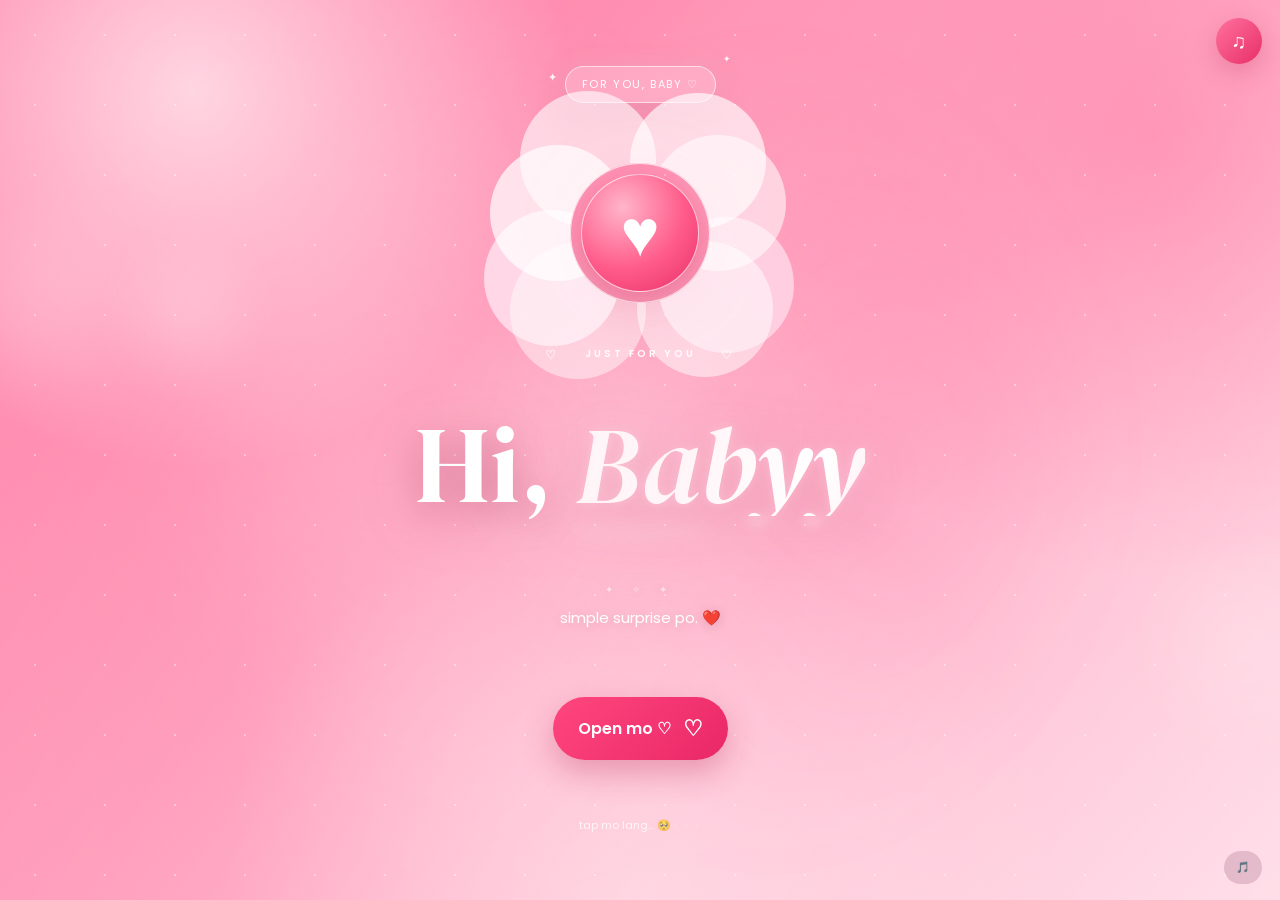
<file: index.html>
<!DOCTYPE html>
<html lang="en">
<head>

  <meta charset="UTF-8">

  <meta
    name="viewport"
    content="width=device-width, initial-scale=1.0"
  >

  <meta
    name="theme-color"
    content="#ff6f9c"
  >

  <title>Para sa'yo, Babyy 💗</title>


  <!-- GOOGLE FONTS -->

  <link
    rel="preconnect"
    href="https://fonts.googleapis.com"
  >

  <link
    rel="preconnect"
    href="https://fonts.gstatic.com"
    crossorigin
  >

  <link
    href="https://fonts.googleapis.com/css2?family=Dancing+Script:wght@500;600;700&family=DM+Serif+Display&family=Poppins:wght@300;400;500;600;700&display=swap"
    rel="stylesheet"
  >


  <link
    rel="stylesheet"
    href="style.css"
  >


  <!-- =========================================
       FRONT PAGE EXTRA ANIMATIONS ONLY
       WALANG GINALAW SA EXISTING CSS
  ========================================== -->

  <style>

    /* =========================================
       FRONT SOFT LIGHT
    ========================================== */

    .hero {
      position: relative;
      overflow: hidden;
      isolation: isolate;
    }


    .hero::before {

      content: "";

      position: absolute;

      width: 420px;
      height: 420px;

      left: 50%;
      top: 48%;

      transform:
        translate(-50%, -50%);

      border-radius: 50%;

      background:
        radial-gradient(
          circle,
          rgba(255,255,255,.20),
          rgba(255,255,255,.08) 35%,
          transparent 70%
        );

      filter: blur(18px);

      pointer-events: none;

      z-index: -1;

      animation:
        heroLight 6s ease-in-out infinite;
    }


    .hero::after {

      content: "";

      position: absolute;

      width: 170px;
      height: 170px;

      left: 8%;
      top: 25%;

      border-radius: 50%;

      background:
        radial-gradient(
          circle,
          rgba(255,255,255,.22),
          transparent 70%
        );

      filter: blur(15px);

      pointer-events: none;

      z-index: -1;

      animation:
        heroSideGlow 7s ease-in-out infinite;
    }



    /* =========================================
       FRONT BADGE SPARKLE
    ========================================== */

    .hero .badge {
      position: relative;
      overflow: visible;

      animation:
        badgeFloat 3s ease-in-out infinite,
        frontFadeDown .9s ease both;
    }


    .hero .badge::before,
    .hero .badge::after {

      content: "✦";

      position: absolute;

      color: rgba(255,255,255,.90);

      font-size: 11px;

      pointer-events: none;

      animation:
        sparkleBlink 2.5s ease-in-out infinite;
    }


    .hero .badge::before {

      left: -18px;
      top: 2px;

      animation-delay: .3s;
    }


    .hero .badge::after {

      right: -18px;
      bottom: 1px;

      font-size: 9px;

      animation-delay: 1.1s;
    }



    /* =========================================
       HERO HEART EXTRA GLOW
    ========================================== */

    .hero-heart {

      animation:
        heartbeat 1.45s ease-in-out infinite,
        heartGlow 3s ease-in-out infinite,
        frontHeartAppear 1.15s
        cubic-bezier(.2,.8,.2,1)
        both;

      will-change:
        transform,
        filter;
    }


    .hero-heart::before {

      box-shadow:
        0 0 20px
        rgba(255,255,255,.15);
    }


    .hero-heart::after {

      box-shadow:
        0 0 30px
        rgba(255,105,150,.12);
    }



    /* =========================================
       HEART FLOATING SPARKLES
    ========================================== */

    .hero-heart::marker {
      display: none;
    }


    .hero .hero-heart {

      overflow: visible;
    }


    .hero .hero-heart {

      --sparkle-color:
        rgba(255,255,255,.90);
    }



    /* =========================================
       HERO TITLE SHIMMER
    ========================================== */

    .hero h1 span {

      position: relative;

      display: inline-block;

      background:
        linear-gradient(
          110deg,
          #fff4f8 20%,
          #ffffff 40%,
          #ffe0eb 55%,
          #fff4f8 75%
        );

      background-size:
        220% auto;

      -webkit-background-clip:
        text;

      background-clip:
        text;

      -webkit-text-fill-color:
        transparent;

      animation:
        titleShimmer 5s linear infinite;
    }



    /* =========================================
       SHORT FRONT MESSAGE
    ========================================== */

    .hero .intro {

      max-width:
        430px;

      margin:
        22px auto;

      animation:
        frontIntro 1s
        .35s
        cubic-bezier(.2,.8,.2,1)
        both;
    }



    /* =========================================
       OPEN BUTTON GLOW
    ========================================== */

    .hero .primary {

      animation:
        frontButtonAppear 1s
        .55s
        cubic-bezier(.2,.8,.2,1)
        both,
        buttonBreath 3s
        1.7s
        ease-in-out
        infinite;

      will-change:
        transform,
        box-shadow;
    }


    .hero .primary::after {

      content: "";

      position: absolute;

      inset: -5px;

      border-radius: inherit;

      border:
        1px solid
        rgba(255,255,255,.35);

      opacity: 0;

      animation:
        buttonRing 3s
        2s
        ease-out
        infinite;

      pointer-events: none;
    }



    /* =========================================
       HINT
    ========================================== */

    .hero .hint {

      animation:
        hint 2.4s ease-in-out infinite,
        frontHintAppear 1s
        .85s
        ease both;
    }



    /* =========================================
       FLOATING MINI HEARTS / SPARKLES
    ========================================== */

    .hero .front-sparkles {

      position:
        absolute;

      inset:
        0;

      pointer-events:
        none;

      z-index:
        -1;
    }


    .hero .front-sparkles span {

      position:
        absolute;

      color:
        rgba(255,255,255,.78);

      font-size:
        13px;

      opacity:
        0;

      animation:
        frontSparkleFloat
        5s
        ease-in-out
        infinite;
    }


    .hero .front-sparkles span:nth-child(1) {

      left:
        18%;

      top:
        27%;

      animation-delay:
        .2s;
    }


    .hero .front-sparkles span:nth-child(2) {

      right:
        17%;

      top:
        30%;

      font-size:
        9px;

      animation-delay:
        1.4s;
    }


    .hero .front-sparkles span:nth-child(3) {

      left:
        13%;

      bottom:
        27%;

      font-size:
        10px;

      animation-delay:
        2.4s;
    }


    .hero .front-sparkles span:nth-child(4) {

      right:
        12%;

      bottom:
        29%;

      font-size:
        14px;

      animation-delay:
        3.2s;
    }


    .hero .front-sparkles span:nth-child(5) {

      left:
        27%;

      top:
        17%;

      font-size:
        8px;

      animation-delay:
        1.9s;
    }


    .hero .front-sparkles span:nth-child(6) {

      right:
        27%;

      top:
        19%;

      font-size:
        8px;

      animation-delay:
        3.8s;
    }



    /* =========================================
       KEYFRAMES
    ========================================== */

    @keyframes heroLight {

      0%,
      100% {

        opacity:
          .55;

        transform:
          translate(-50%, -50%)
          scale(.92);
      }

      50% {

        opacity:
          .95;

        transform:
          translate(-50%, -50%)
          scale(1.08);
      }

    }


    @keyframes heroSideGlow {

      0%,
      100% {

        opacity:
          .25;

        transform:
          translate(0, 0)
          scale(.85);
      }

      50% {

        opacity:
          .7;

        transform:
          translate(35px, -20px)
          scale(1.15);
      }

    }


    @keyframes sparkleBlink {

      0%,
      100% {

        opacity:
          .25;

        transform:
          scale(.7)
          rotate(0deg);
      }

      50% {

        opacity:
          1;

        transform:
          scale(1.2)
          rotate(20deg);
      }

    }


    @keyframes frontHeartAppear {

      0% {

        opacity:
          0;

        transform:
          scale(.55)
          translateY(18px);

        filter:
          blur(8px);
      }

      70% {

        opacity:
          1;

        transform:
          scale(1.06)
          translateY(0);

        filter:
          blur(0);
      }

      100% {

        opacity:
          1;

        transform:
          scale(1)
          translateY(0);

        filter:
          blur(0);
      }

    }


    @keyframes titleShimmer {

      0% {

        background-position:
          200% center;
      }

      100% {

        background-position:
          -20% center;
      }

    }


    @keyframes frontIntro {

      from {

        opacity:
          0;

        transform:
          translateY(15px);
      }

      to {

        opacity:
          1;

        transform:
          translateY(0);
      }

    }


    @keyframes frontButtonAppear {

      from {

        opacity:
          0;

        transform:
          translateY(18px)
          scale(.92);
      }

      to {

        opacity:
          1;

        transform:
          translateY(0)
          scale(1);
      }

    }


    @keyframes buttonBreath {

      0%,
      100% {

        box-shadow:
          0 13px 32px
          rgba(183,28,76,.30);
      }

      50% {

        box-shadow:
          0 16px 42px
          rgba(183,28,76,.46),
          0 0 25px
          rgba(255,105,150,.20);
      }

    }


    @keyframes buttonRing {

      0% {

        opacity:
          0;

        transform:
          scale(.96);
      }

      25% {

        opacity:
          .6;
      }

      100% {

        opacity:
          0;

        transform:
          scale(1.12);
      }

    }


    @keyframes frontHintAppear {

      from {

        opacity:
          0;

        transform:
          translateY(8px);
      }

      to {

        opacity:
          1;

        transform:
          translateY(0);
      }

    }


    @keyframes frontSparkleFloat {

      0% {

        opacity:
          0;

        transform:
          translateY(15px)
          scale(.6)
          rotate(0deg);
      }

      20% {

        opacity:
          .85;
      }

      50% {

        opacity:
          1;

        transform:
          translateY(-5px)
          scale(1)
          rotate(25deg);
      }

      80% {

        opacity:
          .45;
      }

      100% {

        opacity:
          0;

        transform:
          translateY(-28px)
          scale(.7)
          rotate(55deg);
      }

    }


    @keyframes frontFadeDown {

      from {

        opacity:
          0;

        transform:
          translateY(-12px);
      }

      to {

        opacity:
          1;

        transform:
          translateY(0);
      }

    }



    /* =========================================
       MOBILE FRONT
    ========================================== */

    @media (max-width: 600px) {

      .hero::before {

        width:
          330px;

        height:
          330px;
      }


      .hero::after {

        width:
          120px;

        height:
          120px;
      }


      .hero .front-sparkles span:nth-child(1) {

        left:
          8%;
      }


      .hero .front-sparkles span:nth-child(2) {

        right:
          8%;
      }


      .hero .front-sparkles span:nth-child(3) {

        left:
          7%;
      }


      .hero .front-sparkles span:nth-child(4) {

        right:
          7%;
      }


      .hero .front-sparkles span:nth-child(5) {

        left:
          18%;
      }


      .hero .front-sparkles span:nth-child(6) {

        right:
          18%;
      }


      .hero .intro {

        max-width:
          300px;

        font-size:
          13px;
      }

    }



    /* =========================================
       REDUCED MOTION
    ========================================== */

    @media (prefers-reduced-motion: reduce) {

      .hero::before,
      .hero::after,
      .hero .badge,
      .hero .hero-heart,
      .hero h1 span,
      .hero .intro,
      .hero .primary,
      .hero .primary::after,
      .hero .hint,
      .hero .front-sparkles span {

        animation:
          none !important;
      }

    }



    /* =========================================
       LAST VIDEO SURPRISE
    ========================================== */

    .last-video-section {

      width:
        100%;

      max-width:
        590px;

      margin:
        38px auto 8px;

      padding:
        28px 20px 24px;

      border-radius:
        25px;

      border:
        1px solid
        rgba(255,103,148,.16);

      background:
        linear-gradient(
          135deg,
          rgba(255,231,240,.70),
          rgba(255,255,255,.72)
        );

      box-shadow:
        0 16px 42px
        rgba(180,40,90,.08);

      position:
        relative;

      overflow:
        hidden;

      text-align:
        center;

    }


    .last-video-section::before {

      content:
        "♡";

      position:
        absolute;

      left:
        18px;

      top:
        13px;

      font-size:
        20px;

      color:
        rgba(255,105,150,.35);

      animation:
        videoFloatHeart 3s ease-in-out infinite;

    }


    .last-video-section::after {

      content:
        "♡";

      position:
        absolute;

      right:
        18px;

      bottom:
        13px;

      font-size:
        20px;

      color:
        rgba(255,105,150,.35);

      animation:
        videoFloatHeart 3s
        1s
        ease-in-out
        infinite;

    }


    .last-video-message {

      margin:
        7px auto 17px !important;

      font-family:
        "Dancing Script",
        cursive;

      color:
        #b45c79 !important;

      font-size:
        23px !important;

      line-height:
        1.4 !important;

    }


    .last-video-btn {

      margin-top:
        4px;

      min-width:
        230px;

    }


    /* =========================================
       VIDEO MODAL
    ========================================== */

    .video-modal {

      position:
        fixed;

      inset:
        0;

      z-index:
        99999;

      display:
        flex;

      align-items:
        center;

      justify-content:
        center;

      padding:
        18px;

      opacity:
        1;

      visibility:
        visible;

      transition:
        opacity .35s ease,
        visibility .35s ease;

    }


    .video-modal.hidden {

      display:
        flex !important;

      opacity:
        0;

      visibility:
        hidden;

      pointer-events:
        none;

    }


    .video-modal-backdrop {

      position:
        absolute;

      inset:
        0;

      background:
        rgba(45,12,27,.76);

      backdrop-filter:
        blur(12px);

      -webkit-backdrop-filter:
        blur(12px);

    }


    .video-modal-card {

      position:
        relative;

      z-index:
        2;

      width:
        min(900px, 100%);

      max-height:
        calc(100vh - 36px);

      overflow-y:
        auto;

      padding:
        34px 24px 24px;

      border-radius:
        30px;

      background:
        linear-gradient(
          145deg,
          rgba(255,255,255,.98),
          rgba(255,242,248,.96)
        );

      box-shadow:
        0 30px 100px
        rgba(30,5,17,.40);

      text-align:
        center;

      animation:
        videoModalIn
        .45s
        cubic-bezier(.2,.8,.2,1)
        both;

    }


    .video-close {

      position:
        absolute;

      top:
        12px;

      right:
        13px;

      z-index:
        4;

      width:
        40px;

      height:
        40px;

      display:
        grid;

      place-items:
        center;

      border-radius:
        50%;

      color:
        #d92e68;

      background:
        rgba(255,255,255,.85);

      border:
        1px solid
        rgba(217,46,104,.14);

      font-size:
        27px;

      line-height:
        1;

      cursor:
        pointer;

      transition:
        transform .2s ease,
        background .2s ease;

    }


    .video-close:hover {

      transform:
        rotate(90deg)
        scale(1.05);

      background:
        #fff0f5;

    }


    .video-modal-eyebrow {

      margin:
        0 0 7px;

      color:
        #d92e68;

      font-size:
        11px;

      font-weight:
        700;

      letter-spacing:
        2px;

    }


    .video-modal-card h2 {

      margin:
        0;

      font-family:
        "DM Serif Display",
        serif;

      color:
        #5f2037;

      font-size:
        clamp(28px, 5vw, 42px);

    }


    .video-modal-subtitle {

      margin:
        7px auto 18px;

      color:
        #9b6277;

      font-size:
        13px;

    }


    .video-frame {

      width:
        100%;

      max-width:
        820px;

      margin:
        0 auto;

      padding:
        7px;

      border-radius:
        22px;

      background:
        linear-gradient(
          135deg,
          #ff719d,
          #e92867
        );

      box-shadow:
        0 18px 50px
        rgba(217,46,104,.20);

    }


    .video-frame video {

      display:
        block;

      width:
        100%;

      max-height:
        68vh;

      border-radius:
        16px;

      background:
        #12070c;

      object-fit:
        contain;

    }


    .video-bottom-message {

      margin:
        15px 0 0;

      font-family:
        "Dancing Script",
        cursive;

      color:
        #b45c79;

      font-size:
        22px;

    }


    @keyframes videoModalIn {

      from {

        opacity:
          0;

        transform:
          translateY(30px)
          scale(.94);

      }

      to {

        opacity:
          1;

        transform:
          translateY(0)
          scale(1);

      }

    }


    @keyframes videoFloatHeart {

      0%,
      100% {

        transform:
          translateY(0)
          rotate(-8deg);

        opacity:
          .35;

      }

      50% {

        transform:
          translateY(-7px)
          rotate(8deg);

        opacity:
          .8;

      }

    }


    /* =========================================
       MOBILE VIDEO
    ========================================== */

    @media (max-width: 600px) {

      .last-video-section {

        margin-top:
          30px;

        padding:
          24px 15px 21px;

        border-radius:
          22px;

      }


      .last-video-message {

        font-size:
          21px !important;

      }


      .last-video-btn {

        width:
          100%;

        min-width:
          0;

      }


      .video-modal {

        padding:
          10px;

      }


      .video-modal-card {

        padding:
          42px 12px 18px;

        border-radius:
          24px;

        max-height:
          calc(100vh - 20px);

      }


      .video-close {

        width:
          36px;

        height:
          36px;

        top:
          9px;

        right:
          9px;

      }


      .video-frame {

        padding:
          5px;

        border-radius:
          17px;

      }


      .video-frame video {

        max-height:
          62vh;

        border-radius:
          12px;

      }


      .video-bottom-message {

        font-size:
          20px;

      }

    }

  </style>

</head>



<body>


  <div class="aurora"></div>

  <div class="stars"></div>

  <div class="glow glow-1"></div>

  <div class="glow glow-2"></div>

  <div id="hearts"></div>



  <audio
    id="loveMusic"
    loop
    preload="auto"
  >

    <source
      src="music.mp3"
      type="audio/mpeg"
    >

  </audio>



  <button
    class="music-button"
    id="musicBtn"
  >
    ♫
  </button>



  <main>



    <!-- =========================
         PAGE 1
    ========================== -->

    <section
      class="hero"
      id="hero"
    >

      <div class="front-sparkles">

        <span>✦</span>
        <span>✧</span>
        <span>♡</span>
        <span>✦</span>
        <span>·</span>
        <span>✧</span>

      </div>



      <div class="badge">
        For you, Baby ♡
      </div>



      <div class="hero-heart">
        ♥
      </div>



      <p class="eyebrow">
        JUST FOR YOU
      </p>



      <h1>
        Hi,
        <span>Babyy</span>
      </h1>



      <p class="intro">

        simple surprise po. ❤️

      </p>



      <button
        class="primary"
        id="openBtn"
      >

        Open mo ♡

        <span>
          ♡
        </span>

      </button>



      <p class="hint">
        tap mo lang... 🥺
      </p>

    </section>




    <!-- =========================
         PAGE 2
    ========================== -->

    <section
      class="letter-wrap hidden"
      id="letter"
    >

      <div class="letter-card">



        <div class="seal">
          ♥
        </div>



        <p class="eyebrow">
          HAPPY MONTHSARY, BABYYY
        </p>



        <h2>
          Dear Baby,
        </h2>



        <p>

          Good morning baby ko, HAPPY MONTHSARY SA ATINNN. ❤️
          Mahal kita palagi, Iloveyouuu, just always remember that I'm always here for you.
          Thank you sa lahat ng moments natin, sa mga tawanan, ket sa pangiinis mo,
          lambingan na hindi naman, sa puro kalokohan mo, pictures, at kahit sa mga simpleng
          araw na wala naman tayong ginagawa. I love youuu alwayssss

        </p>



        <p>

          I'm always thankful na nakilala kita at naging parte ka ng buhay ko.
          Thank you sa pagmamahal na lagi mong pinaparamdam sa akin, sa patience mo,
          sa pag-intindi mo sa malala kong ugali, at sa lahat ng bagay na ginagawa mo na
          baka para sa'yo normal lang pero sobrang naa-appreciate ko hindi lang halata
          Hindi ko man palaging nasasabi at napaparamdam, pero napapansin ko po yun baby.

        </p>



        <p>

          Hindi naman kailangan laging malaking bagay para maging special ang
          isang araw, hahahaha sapat na nga yung makausap kita e ayaw mo lang hays, marinig yung mga
          kwento mo tas biglang mangiinis, matawa sa mga kalokohan mo sa powit mo din hehe

        </p>



        <p class="quote">

          “Hindi naman kailangan laging special ang araw<br>
          Minsan sapat nang ikaw yung kasama at kausap ko. Naks OA yarn”

        </p>



        <p>

          Pero yun nga sa special day natin na 'to, gusto ko rin sabihin na
          I'm really sorry sa mga times na nasasaktan kita, Alam kong may mga
          pagkakataon na naging mali yung actions ko, yung mga nasabi ko,
          at yung paraan ko ng pag-handle sa ilang bagay, Hindi ko gustong
          gawing excuse yung mga yun kasi alam kong may mga bagay na
          dapat mas pinag-isipan ko muna bago ko ginawa o sinabi pero wala e ikaw naman kasi ang nauna e hayss

        </p>



        <p>

          Sorry kung may mga pagkakataon na naging dahilan ako para ma-stress
          ka, masaktan, ma-disappoint, o mapagod at magsawa na sa akin, Alam kong hindi sapat na
          sabihin ko lang na "sorry" para mawala agad yung naramdaman mong sakit na dinulot ko,
          Hindi ko rin gustong i-downplay yung mga nangyari, Kung nasaktan
          kita, then I know naman na ako talaga ang mali

        </p>



        <p>

          Ayoko din sa lahat yung malaman na ako mismo yung naging dahilan
          kung bakit hindi naging okay yung pakiramdam mo at sinasaktan mo ang sarili mo dahil sa akin, ikaw yung taong
          gusto kong mapasaya, makausap, at mapasalamatan, kaya masakit din
          sa akin na isipin na may mga pagkakataong kabaligtaran nun yung
          napaparamdam ko sa'yo. I'm really sorry Babyyy

        </p>



        <div class="divider">
          ♡　♡　♡
        </div>



        <p class="big-message">

          I'm really sorry, Babyyy.

          <br>

          <span>
            Thank you sa lahat, and I loveee youuuu soooo muchhhhhh. ❤️
          </span>

        </p>





        <div class="love-notes">



          <div class="note-card">

            <div class="note-icon">
              ♡
            </div>

            <h3>
              I love your little things.
            </h3>

            <p>

              Yung mga kalokohan mong ginagawa, mga chismiss mo, pang-iinis mo ng sobra,
              mga pictures mong magaganda, at kahit yung mga simpleng bagay na ginagawa
              mo gaya ng pag myday, pagedit sakin, ket ang demanding ko sa part na yun,
              Napapansin ko lahat yun kahit hindi ko sinasabi🥺

            </p>

          </div>



          <div class="note-card">

            <div class="note-icon">
              ♥
            </div>

            <h3>
              You make my days better.
            </h3>

            <p>

              Kahit ordinaryong araw lang, nagiging mas okay kapag ikaw yung
              kausap ko, madalas ka nga lang manginis hayss, Minsan wala naman tayong importanteng pinag-uusapan,
              pero masaya na ako basta ka call kitaa

            </p>

          </div>



          <div class="note-card">

            <div class="note-icon">
              ✦
            </div>

            <h3>
              I'm sorryyy, Babyyyy.
            </h3>

            <p>

              Sorry sa mga pagkakataong hindi ako naging maingat sa words,
              actions, at feelings mo, Sorry kung may mga moments na
              hindi ko naisip agad kung ano yung mararamdaman mo, tanga ako e haha

            </p>

          </div>



          <div class="note-card">

            <div class="note-icon">
              💗
            </div>

            <h3>
              You mean so much to me.
            </h3>

            <p>

              Kahit may tampuhan, sobrang lalang away ket nakikipaghiwalay kana, sa misunderstandings natin palagi, at mga araw na hindi
              tayo okay, hindi nun mababago kung gaano ka ka-special sa akin at kung gaano kita kamahal, hindi magbabago yun,
              Isa ka sa pinakamahalagang taong dumating sa buhay ko e

            </p>

          </div>



        </div>



        <p class="little-ending">

          And ito pa hehe..
          🥺

        </p>



        <button
          class="primary"
          id="moreBtn"
        >

          ILOVEYOUUUUUU WIFEYYY ❤️

        </button>



      </div>

    </section>




    <!-- =========================
         PAGE 3
    ========================== -->

    <section
      class="letter-wrap hidden"
      id="messagePage"
    >

      <div class="letter-card">



        <div class="seal">
          ♡
        </div>



        <p class="eyebrow">
          GUSTO KO LANG SABIHIN NA ANG GANDA NG ASAWA KO
        </p>



        <h2>
          Babyy, .
        </h2>



        <p>

          Iniisip ko yung mga malalalang sinasabi ko ket hindi naman totoo, And sorryyy talaga
          Ang daming time na sana pinagiisipan ko sinasabi ko pero tangahin ako e, kaya walang nagtatagal haha
          Sana mas inisip ko muna yung mararamdaman mo bago ako nagsalita o
          gumawa ng bagay na alam kong pwedeng makasakit sa'yo

        </p>



        <p>

          Hindi ko naman gustong mangyari yun, ikaw kase ang tapang mo sobra, pero alam kong hindi sapat na
          sabihin ko lang na hindi ko sinasadya, nangyari na e, nasaktan
          pa rin kita, at ako yung may kasalanan nun, wala akong gustong
          idahilan kasi alam kong dapat mas alam ko kung paano ka tratuhin
          nang maayos, tanga lang sadya ako haha

        </p>



        <p class="quote">

          “Kung pwede ko lang balikan yung mga oras na yun,<br>
          sana mas pinili kong intindihin ka at inamoy nalang ang powit mo huhu”

        </p>



        <p>

          Iniisip ko kung ano yung naramdaman mo nung mga time na yun,
          and honestly, nagagalit ako sa sarili ko kapag naiisip kong ako
          pala yung dahilan kung bakit ka nasasaktan o na-disappoint, Hindi ko
          ginusto na maramdaman mo yun, lalo na dahil ikaw yung taong gusto
          kong mapasaya, at mahal na mahal kita e, hindi ko gustong masaktan ka nang dahil sa akin

        </p>



        <p>

          Sorry kung may mga pagkakataong hindi ako naging maingat
          Sorry kung may nasabi at nagawa ako na hindi ko naisip nang mabuti
          Sorry kung may moments na imbes na maramdaman mong safe ka sa akin,
          naparamdam ko sa'yo yung kabaligtaran :((

        </p>



        <p>

          Alam kong may karapatan kang magalit, masaktan, madisappoint,
          o kahit lumayo ang loob sa akin, Kung ako rin siguro yung
          nasa situation mo, maiintindihan ko kung bakit ganun yung
          mararamdaman ko, Kaya hindi ko gustong pilitin kang maging okay
          agad o kalimutan na lang yung mga malalala kong ginagawa :((

        </p>



        <p>

          Ang totoo, gusto ko lang malaman mo na pinagsisisihan ko talaga,
          Hindi dahil natatakot akong mawala ka, kundi dahil narealize ko
          na may taong mahalaga sa akin na nasaktan ko dahil sa sarili kong
          pagkakamali tanga sadya ako e, At hanggang ngayon, hindi ko maiwasang sisihin yung
          sarili ko dahil sa mga kalalaan na ginagawa ko

        </p>



        <p>

          Hindi ko mababago yung nangyari, at alam kong hindi rin mababawi
          ng kahit anong message yung mga oras na nasasaktan kita, Pero
          gusto kong maging honest sa'yo tungkol sa mga bagay na matagal ko
          ring iniisip lagi tuwing gabi, Hindi ko ine-expect na magiging okay agad ang lahat
          dahil lang sa message na 'to, Alam ko naman kasi na ket okay tayo e naiiisip mo pa rin yung mga yun,
          Gusto ko lang sabihin sa'yo na sorryyyy, alam ko din kasing di mo seseryosohin e baliw ka din e

        </p>



        <div class="divider">
          ♡　♡　♡
        </div>



        <p>

          Thank you sa lahat ng times na napasaya mo ako, sa mga simpleng
          messages, sa kalokohan, pang-iinis mo na din hayss, lambingan, sari saring kwentuhan,
          at sa mga time na baka para sa'yo maliit lang pero hanggang
          ngayon naaalala ko pa rin, Hindi ko alam kung paano ko
          mapapasalamatan lahat yun nang sapat, pero gusto kong malaman mo
          na sobrang naa-appreciate kita at sobrang thankful ako dun

        </p>



        <p>

          Sobrang dami nating memories na gusto kong itago sa isip ko.
          Yung mga pictures, pagkain, dates, katarantaduhan, mga
          away, at kahit yung mga usapan na tayo lang
          nakakaintindi kung bakit naging special, Yung mga bagay na
          ordinaryo lang sa iba, pero naging memorable dahil tayo mismo yung gumawa

        </p>



        <p>

          Hindi ko hinihingi na kalimutan mo agad yung mga nangyari.
          Hindi ko rin gustong pilitin kang kalimutan mga yun, Gusto ko lang
          malaman mo na sincere ako sa pag-sorry ko at sa lahat ng sinasabi
          ko dito hayss baduy no, Alam kong may mga bagay na hindi kayang ayusin ng sorry sorry lang haha, 
          pero sana maramdaman mo kahit papaano kung gaano kita
          kamahal hays

        </p>



        <p>

          At higit sa lahat, gusto kong malaman mo na hindi nababawasan
          yung pagmamahal ko sa'yo dahil lang sa mga away na malala balew ka e

        </p>



        <p>

          Thank you for being you, Babyyy, Thank you sa pagmamahal,
          sa patience, sa pag-intindi, sa pagpili kahit pangit ako:(( at sa lahat ng time na
          ginawa mong mas memorable yung mga araw ko, I'm really sorry
          sa mga pagkakataong ako naman yung naging dahilan para maging
          mabigat yung araw mo

        </p>



        <p class="little-ending">

          Lastly, Baby..🥺❤️

        </p>



        <button
          class="primary"
          id="finalBtn"
        >

          Last na hahaha patawa❤️

        </button>



      </div>

    </section>




    <!-- =========================
         PAGE 4 - FINAL
    ========================== -->

    <section
      class="final hidden"
      id="final"
    >

      <div class="final-card">



        <div class="final-particles"></div>



        <div class="orbit">

          <div class="orbit-heart">
            ♥
          </div>

        </div>



        <p class="eyebrow">
          ONE LAST THING
        </p>



        <h2>

          Thank youuuu, Babyyy

          <br>

          <span>
            And I'm really sorryyyy ❤️
          </span>

        </h2>



        <p class="final-message">

          Mahal na mahal kita at sana ganun ka din hayss at sana malaman mo
          kung gaano ka kapasaway sa totoo lang pero sobrang importante ka sakin hayss

        </p>



        <p>

          Sorry sa mga times na nasaktan kita. Sorry kung may pagkakataon
          na hindi kita naparamdamang appreciated, naiinvalidate ka, sorryyy
          Alam ko namang may mga bagay akong sana mas pinag-isipan at
          mas inintindi bago ko sinabi o ginawa pero yun nga sabi mo ganto ako kasama e narealize ko naman hehe

        </p>



        <p>

          At sa lahat ng yun, sobrang thankful ako na ikaw yung
          nakasama ko sa mga yun, Thank you sa mga gift mo nung birthday ko hehe, sa lambing mong kakaiba sa pang-gagago,
          at sa lahat ng oras na kasama kita, Thank you kasi kahit
          simple lang yung araw, naging special at naging masaya ako, dahil kasama kita at kasarap nga e hehe alam mo na yun

        </p>



        <p>

          Babyy, I'm really sorry for hurting you po ah, Wala akong excuse sa
          mga bagay na nagawa ko na, Sana alam mong hindi ko kailanman
          ginustong maging dahilan ng kalungkutan mo, Kung may mga pagkakataong
          hindi ko naiparamdam sa'yo kung gaano ka kahalaga, I'm really
          sorry for that too:((

        </p>



        <!-- =================================
             FINAL HIGHLIGHT
        ================================== -->

        <div class="final-highlight">

          <div class="final-highlight-heart">♥</div>
        
          <p class="final-highlight-main">
            Iloveyouuuuu alwayss babyyy.
          </p>
        
          <p class="final-highlight-sub">
            More than I probably know how to say properly.
          </p>
        
          <div class="final-highlight-divider">
            ♡
          </div>
        
          <p class="final-highlight-body">
            At kung dumating man yung mga araw na pareho tayong 
            pagod o nahihirapan, sana maalala mo rin na hindi kita 
            minahal dahil lang sa mga masasayang moments
        
            <br><br>
        
            Minahal kita dahil ikaw yung taong naging mahalaga sa akin ng sobra, 
            at dahil gusto kong patuloy na makasama ka hanggang dulo, maging kakampi mo sa lahat, 
            at gumawa pa ng maraming memories kasama ka
          </p>
        
          <div class="final-highlight-divider">
            ♡
          </div>
        
          <p class="final-highlight-love">
            Mahal kita, Babyy.
            <br>
            At sana marami pa tayong kwento na tayo mismo ang susulat. ❤️
          </p>
        
        </div>



        <div class="divider">
          ♡　♡　♡
        </div>



        <!-- =================================
             OUR LITTLE MEMORIES
        ================================== -->

        <div class="final-memory-section">



          <p class="eyebrow">
            OUR LITTLE MEMORIES
          </p>



          <div class="memory-title">
            Some moments I'll always keep. ♡
          </div>



          <p class="memory-subtitle">

            Kahit simpleng moments lang, naging special
            dahil ikaw yung kasama ko:))

          </p>



          <div class="memory-wall">



            <div class="memory-photo">
              <img
                src="photos/pic1.jpg"
                alt="Our memory 1"
              >
            </div>



            <div class="memory-photo">
              <img
                src="photos/pic2.jpg"
                alt="Our memory 2"
              >
            </div>



            <div class="memory-photo">
              <img
                src="photos/pic3.jpg"
                alt="Our memory 3"
              >
            </div>



            <div class="memory-photo">
              <img
                src="photos/pic4.jpg"
                alt="Our memory 4"
              >
            </div>



            <div class="memory-photo">
              <img
                src="photos/pic5.jpg"
                alt="Our memory 5"
              >
            </div>



            <div class="memory-photo">
              <img
                src="photos/pic6.jpg"
                alt="Our memory 6"
              >
            </div>



            <div class="memory-photo">
              <img
                src="photos/pic7.jpg"
                alt="Our memory 7"
              >
            </div>



            <div class="memory-photo">
              <img
                src="photos/pic8.jpg"
                alt="Our memory 8"
              >
            </div>



            <div class="memory-photo">
              <img
                src="photos/pic9.jpg"
                alt="Our memory 9"
              >
            </div>



            <div class="memory-photo">
              <img
                src="photos/pic10.jpg"
                alt="Our memory 10"
              >
            </div>



            <div class="memory-photo">
              <img
                src="photos/pic11.jpg"
                alt="Our memory 11"
              >
            </div>



            <div class="memory-photo">
              <img
                src="photos/pic12.jpg"
                alt="Our memory 12"
              >
            </div>



            <div class="memory-photo">
              <img
                src="photos/pic13.jpg"
                alt="Our memory 13"
              >
            </div>



            <div class="memory-photo">
              <img
                src="photos/pic14.jpg"
                alt="Our memory 14"
              >
            </div>



            <div class="memory-photo">
              <img
                src="photos/pic15.jpg"
                alt="Our memory 15"
              >
            </div>



            <div class="memory-photo">
              <img
                src="photos/pic16.jpg"
                alt="Our memory 16"
              >
            </div>



            <div class="memory-photo">
              <img
                src="photos/pic17.jpg"
                alt="Our memory 17"
              >
            </div>



            <div class="memory-photo">
              <img
                src="photos/pic18.jpg"
                alt="Our memory 18"
              >
            </div>



            <div class="memory-photo">
              <img
                src="photos/pic19.jpg"
                alt="Our memory 19"
              >
            </div>



            <div class="memory-photo">
              <img
                src="photos/pic20.jpg"
                alt="Our memory 20"
              >
            </div>



            <div class="memory-photo">
              <img
                src="photos/pic21.jpg"
                alt="Our memory 21"
              >
            </div>



          </div>

        </div>



        <!-- =================================
             SECRET FINAL REVEAL
        ================================== -->

        <div class="tap-love-card" id="tapLoveCard">

          <div class="tap-love-cursor" id="tapLoveCursor"></div>
        
          <div class="tap-love-content">
        
            <p class="tap-love-intro">
              ILOVEYOUUUSOOOMUCHHH BABYYY🥺❤️
            </p>
        
            <p class="tap-love-text">
              If I could keep one thing from all the memories we've made...
              <br><br>
              I'd keep you.
              <br><br>
              You. ❤️
              <br><br>
              Thank you for being one of the most beautiful parts of my life.
              Thank you sa lahat ng memories, sa happiness, sa pagmamahal,
              at kahit sa mga araw na hindi na hindi tayo okay haha
              <br><br>
              Kahit saan pa tayo dalhin ng mga susunod na araw,
              isa lang yung gusto kong maalala mo...
            </p>
        
            <p class="tap-love-final" id="tapLoveFinal">
              SOBRANG MAHAL NA MAHAL KITA HAYSS
            </p>
        
          </div>
        
        </div>



            <div class="secret-heart">
              ♥
            </div>



            <div class="final-love-hearts">

              <span>
                ♡
              </span>

              <span>
                ♥
              </span>

              <span>
                ♡
              </span>

              <span>
                ♥
              </span>

            </div>



          </div>

        </details>




        <!-- =================================
             LAST SURPRISE - VIDEO
        ================================== -->

        <div class="last-video-section">

          <p class="eyebrow">
            ANG LASTTTT POOO...
          </p>


          <p class="last-video-message">
            Ito na talaga yung huli hahaha 🥺❤️
          </p>


          <button
            class="primary last-video-btn"
            id="videoBtn"
            type="button"
          >

            Pindutin mo baby... ❤️

            <span>
              🎥
            </span>

          </button>

        </div>




        <p class="signature">

          — With all my heart,

          <br>

          <strong>
            Your Babyy
          </strong>

        </p>



        <div class="forever">
          ♡ always youuuu ♡
        </div>



        <button
          class="ghost"
          id="againBtn"
        >

          Gusto mo basahin uli baby?
          click mo lang po to hehe 💗

        </button>



      </div>

    </section>



  </main>



  <div class="music-note">
    🎵 <span></span>
  </div>



  <!-- =================================
       VIDEO SURPRISE MODAL
  ================================== -->

  <div
    class="video-modal hidden"
    id="videoModal"
    aria-hidden="true"
  >

    <div
      class="video-modal-backdrop"
      id="videoModalBackdrop"
    ></div>



    <div
      class="video-modal-card"
      role="dialog"
      aria-modal="true"
      aria-label="Last surprise video"
    >


      <button
        class="video-close"
        id="videoClose"
        type="button"
        aria-label="Close video"
      >
        ×
      </button>



      <p class="video-modal-eyebrow">
        LAST NA TALAGA HAHAHA ❤️
      </p>



      <h2>
        Yung sayaw natin 🥺
      </h2>



      <p class="video-modal-subtitle">
        Eto yung gusto kong balikan lagi hehe.
      </p>



      <div class="video-frame">

        <video
          id="surpriseVideo"
          controls
          playsinline
          preload="metadata"
        >

          <source
            src="video/sayaw.mp4"
            type="video/mp4"
          >

          Hindi ma-play yung video sa browser na gamit mo.

        </video>

      </div>



      <p class="video-bottom-message">
        Hayss ang saya balikan ng bahay nayan❤️
      </p>

      <a href="love3d.html" class="love3d-next-btn" id="love3DNextBtn">
        May pahabol pa ako baby ❤️
      </a>

    </div>

  </div>



  <!-- SCRIPT -->

  <script src="script.js"></script>

  
</body>
</html>
</file>
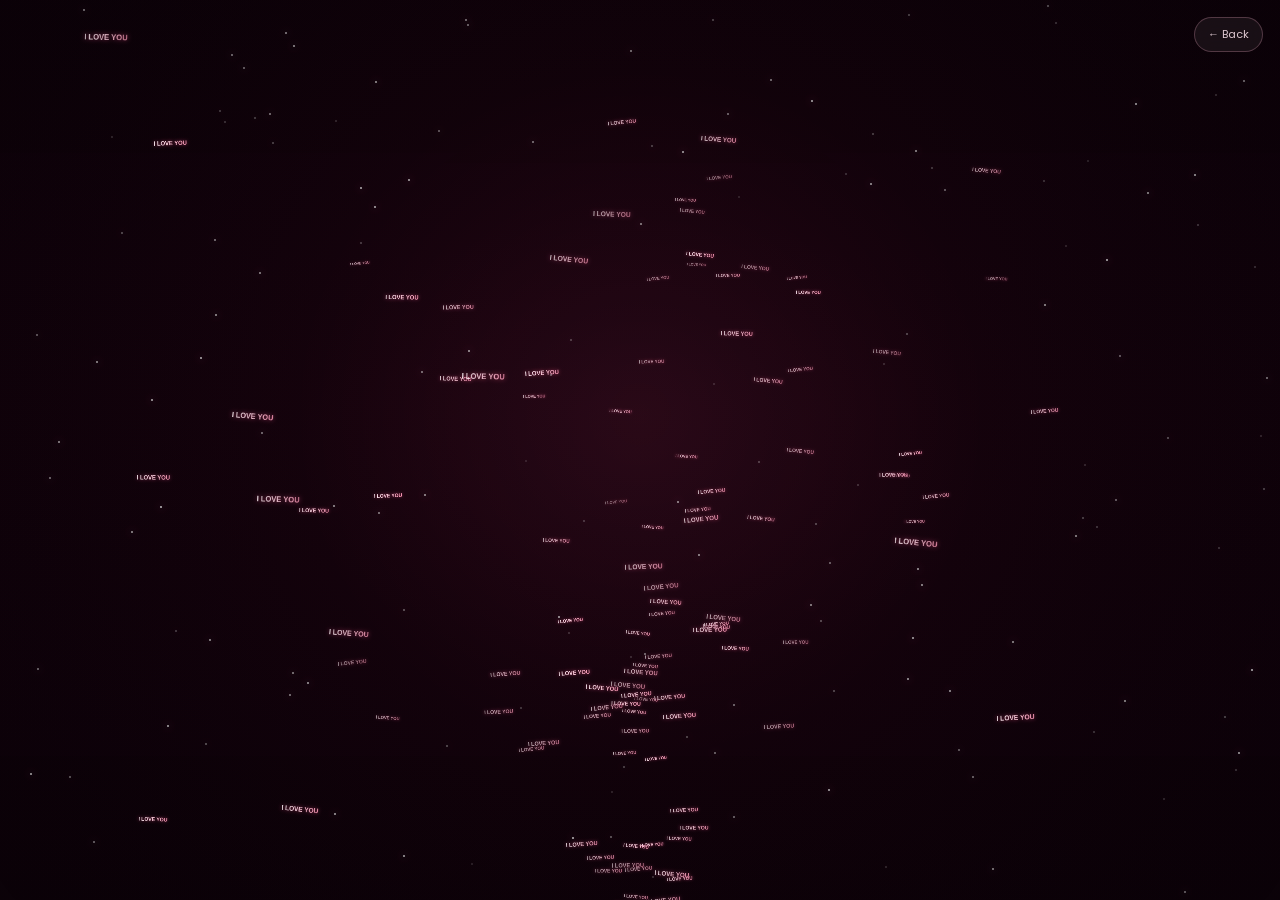
<file: love3d.html>
<!DOCTYPE html>

<html lang="en">

<head>

  <meta charset="UTF-8">

  <meta
    name="viewport"
    content="width=device-width, initial-scale=1.0"
  >

  <title>I Love You ❤️</title>

  <link
    rel="preconnect"
    href="https://fonts.googleapis.com"
  >

  <link
    rel="preconnect"
    href="https://fonts.gstatic.com"
    crossorigin
  >

  <link
    href="https://fonts.googleapis.com/css2?family=Dancing+Script:wght@600;700&family=Poppins:wght@500;600;700&display=swap"
    rel="stylesheet"
  >

  <style>

    * {
      box-sizing: border-box;
      margin: 0;
      padding: 0;
    }

    html {
      width: 100%;
      min-height: 100%;
      background: #080308;
    }

    body {
      width: 100%;
      min-height: 100%;
      background:
        radial-gradient(
          circle at center,
          #321323 0%,
          #170913 38%,
          #080308 100%
        );
      font-family: "Poppins", sans-serif;
      color: white;
      overflow: hidden;
    }

    /* =====================================================
       MAIN
    ===================================================== */

    #love3DPage {
      position: fixed;
      inset: 0;
      width: 100%;
      height: 100svh;
      min-height: 100svh;
      overflow: hidden;

      background:
        radial-gradient(
          ellipse at center,
          rgba(255,70,130,.12),
          transparent 38%
        );
    }

    /* =====================================================
       PHOTO BACKGROUND
    ===================================================== */

    #photoBackground {
      position: absolute;
      inset: 0;
      z-index: 0;

      background-image:
        url("wen.jpg");

      background-size: cover;
      background-position: center center;
      background-repeat: no-repeat;

      opacity: 0;
      transform: scale(1.08);

      filter:
        blur(16px)
        brightness(.68);

      transition:
        opacity 5s ease,
        transform 8s ease,
        filter 5.5s ease;

      pointer-events: none;
    }

    /* =====================================================
       PHOTO OVERLAY
    ===================================================== */

    #photoOverlay {
      position: absolute;
      inset: 0;
      z-index: 1;

      background:
        linear-gradient(
          to bottom,
          rgba(12,2,9,.94),
          rgba(18,3,12,.78) 45%,
          rgba(12,2,9,.92)
        );

      opacity: 1;

      transition:
        opacity 5s ease;

      pointer-events: none;
    }

    /* =====================================================
       PHOTO REVEAL
    ===================================================== */

    #love3DPage.photo-reveal #photoBackground {
      opacity: 1;
      transform: scale(1);

      filter:
        blur(0)
        brightness(.82);
    }

    #love3DPage.photo-reveal #photoOverlay {
      opacity: .18;
    }

    /* =====================================================
       CANVAS
    ===================================================== */

    canvas {
      position: absolute;
      inset: 0;

      width: 100%;
      height: 100%;

      z-index: 2;
    }

    /* =====================================================
       STARS
    ===================================================== */

    .stars {
      position: absolute;
      inset: 0;

      pointer-events: none;
      overflow: hidden;

      z-index: 3;

      transition:
        opacity 3s ease;
    }

    #love3DPage.photo-reveal .stars {
      opacity: .30;
    }

    .star {
      position: absolute;

      width: 2px;
      height: 2px;

      border-radius: 50%;

      background:
        rgba(255,255,255,.8);

      box-shadow:
        0 0 8px
        rgba(255,150,190,.8);

      animation:
        twinkle
        2s
        ease-in-out
        infinite
        alternate;
    }

    @keyframes twinkle {

      from {
        opacity: .15;
        transform: scale(.6);
      }

      to {
        opacity: 1;
        transform: scale(1.5);
      }

    }

    /* =====================================================
       FINAL MESSAGE
       AUTOMATICALLY POSITIONED UNDER HEART
    ===================================================== */

    .final-message {
      position: absolute;

      left: 50%;

      /*
        Ito ang mahalagang part.
        Hindi na bottom: 5px.

        Ang JavaScript ang magse-set ng
        --heart-message-top base sa actual
        position at size ng heart.
      */
      top: var(--heart-message-top, 70%);

      bottom: auto;

      transform:
        translateX(-50%)
        translateY(25px);

      z-index: 30;

      width:
        min(90%, 760px);

      padding:
        8px 16px 9px;

      border:
        1px solid
        rgba(255,190,215,.28);

      border-radius: 22px;

      background:
        rgba(30,6,20,.86);

      box-shadow:
        0 0 30px
        rgba(255,50,125,.23);

      backdrop-filter:
        blur(11px);

      -webkit-backdrop-filter:
        blur(11px);

      text-align: center;

      opacity: 0;

      pointer-events: none;

      transition:
        opacity 1.5s ease,
        transform 1.5s ease,
        background 1s ease;
    }

    .final-message.show {

      opacity: 1;

      transform:
        translateX(-50%)
        translateY(0);
    }

    #love3DPage.photo-reveal
    .final-message {

      background:
        rgba(30,6,20,.58);

      box-shadow:
        0 0 35px
        rgba(255,50,125,.35);
    }

    .final-message .big {

      font-family:
        "Dancing Script",
        cursive;

      font-size:
        clamp(
          22px,
          3.8vw,
          45px
        );

      font-weight: 700;

      line-height: 1;

      white-space: nowrap;

      color: #fff2f7;

      text-shadow:
        0 0 10px
        rgba(255,100,150,.7),

        0 0 30px
        rgba(255,70,130,.5),

        0 0 70px
        rgba(255,50,120,.35);
    }

    .final-message .small {

      margin-top: 6px;

      font-size: 10px;

      letter-spacing: 3px;

      opacity: .88;
    }

    /* =====================================================
       BACK BUTTON
    ===================================================== */

    .back-btn {

      position: absolute;

      top: 17px;
      right: 17px;

      z-index: 40;

      border:
        1px solid
        rgba(255,180,205,.25);

      background:
        rgba(255,255,255,.06);

      color:
        rgba(255,230,240,.85);

      padding:
        8px 13px;

      border-radius: 999px;

      font-family:
        "Poppins",
        sans-serif;

      font-size: 11px;

      cursor: pointer;

      backdrop-filter:
        blur(10px);

      transition:
        .3s ease;
    }

    .back-btn:hover {

      background:
        rgba(255,100,150,.15);

      border-color:
        rgba(255,150,180,.5);

      transform:
        translateY(-2px);
    }

    /* =====================================================
       MOBILE
    ===================================================== */

    @media (max-width: 600px) {

      #love3DPage {

        height: 760px;

        min-height: 760px;
      }

      .back-btn {

        top: 7px;
        right: 7px;

        padding:
          6px 9px;

        font-size: 9px;
      }

      .final-message {

        top:
          var(--heart-message-top, 70%);

        bottom: auto;

        width:
          calc(100% - 20px);

        padding:
          9px 8px 10px;

        border-radius: 17px;
      }

      .final-message .big {

        font-size:
          clamp(
            19px,
            6vw,
            30px
          );

        line-height: 1;

        white-space: nowrap;
      }

      .final-message .small {

        margin-top: 4px;

        font-size: 7px;

        letter-spacing: 1.5px;
      }

    }

    /* =====================================================
       SMALL PHONE
    ===================================================== */

    @media (max-width: 380px) {

      #love3DPage {

        height: 780px;

        min-height: 780px;
      }

      .back-btn {

        top: 6px;
        right: 6px;

        padding:
          6px 8px;

        font-size: 8px;
      }

      .final-message {

        top:
          var(--heart-message-top, 70%);

        bottom: auto;

        width:
          calc(100% - 18px);

        padding:
          6px 5px 7px;
      }

      .final-message .big {

        font-size:
          clamp(
            15px,
            5.3vw,
            23px
          );
      }

      .final-message .small {

        font-size: 5px;

        letter-spacing: .8px;
      }

    }

  </style>

</head>

<body>

  <main id="love3DPage">

    <!-- =================================================
         PHOTO
    ================================================== -->

    <div id="photoBackground"></div>

    <div id="photoOverlay"></div>


    <!-- =================================================
         STARS
    ================================================== -->

    <div
      class="stars"
      id="stars">
    </div>


    <!-- =================================================
         HEART
    ================================================== -->

    <canvas
      id="loveCanvas">
    </canvas>


    <!-- =================================================
         FINAL
    ================================================== -->

    <div
      class="final-message"
      id="finalMessage">

      <div class="big">
        ILOVEEYOUUUU BABYYY ❤️
      </div>

      <div class="small">
        ALWAYSSS!
      </div>

    </div>


    <!-- =================================================
         BACK
    ================================================== -->

    <button
      class="back-btn"
      id="backBtn"
      type="button">

      ← Back

    </button>

  </main>


  <script>

  (() => {

    const page =
      document.getElementById(
        'love3DPage'
      );


    const canvas =
      document.getElementById(
        'loveCanvas'
      );


    const ctx =
      canvas.getContext(
        '2d'
      );


    const finalMessage =
      document.getElementById(
        'finalMessage'
      );


    const backBtn =
      document.getElementById(
        'backBtn'
      );


    const stars =
      document.getElementById(
        'stars'
      );


    /* =====================================================
       STARS
    ===================================================== */

    for (
      let i = 0;
      i < 145;
      i++
    ) {

      const star =
        document.createElement(
          'div'
        );


      star.className =
        'star';


      star.style.left =
        Math.random() *
        100 +
        '%';


      star.style.top =
        Math.random() *
        100 +
        '%';


      star.style.opacity =
        (
          .18 +
          Math.random() *
          .75
        ).toFixed(2);


      star.style.animationDelay =
        (
          Math.random() *
          4
        ).toFixed(2) +
        's';


      stars.appendChild(
        star
      );

    }


    /* =====================================================
       CANVAS
    ===================================================== */

    let width = 0;

    let height = 0;

    let dpr = 1;


    function resize() {

      width =
        window.innerWidth;

      height =
        page.offsetHeight;


      dpr =
        Math.min(
          window.devicePixelRatio || 1,
          2
        );


      canvas.width =
        Math.floor(
          width * dpr
        );


      canvas.height =
        Math.floor(
          height * dpr
        );


      canvas.style.width =
        width + 'px';


      canvas.style.height =
        height + 'px';


      ctx.setTransform(
        dpr,
        0,
        0,
        dpr,
        0,
        0
      );

    }


    resize();


    window.addEventListener(
      'resize',
      resize
    );


    /* =====================================================
       HEART SETTINGS
    ===================================================== */

    const mobile =
      width < 600;


    const COUNT =
      mobile
        ? 320
        : 540;


    const ENTRY_GAP =
      mobile
        ? 18
        : 9;


    const ENTRY_TRAVEL =
      1650;


    const FLOAT_TIME =
      2300;


    const FORM_GAP =
      mobile
        ? 16
        : 7;


    const FORM_TRAVEL =
      1100;


    const FORM_START_EXTRA =
      250;


    const particles = [];


    /* =====================================================
       HELPERS
    ===================================================== */

    const clamp =
      (v) =>
        Math.max(
          0,
          Math.min(
            1,
            v
          )
        );


    const easeOut =
      (t) =>
        1 -
        Math.pow(
          1 - clamp(t),
          3
        );


    const easeInOut =
      (t) => {

        t =
          clamp(t);

        return t < .5

          ? 4 *
            t *
            t *
            t

          : 1 -
            Math.pow(
              -2 * t + 2,
              3
            ) / 2;
      };


    const lerp =
      (a, b, t) =>
        a +
        (b - a) *
        t;


    /* =====================================================
       HEART SHAPE
    ===================================================== */

    function heartXY(
      t,
      fill
    ) {

      const x =
        16 *
        Math.pow(
          Math.sin(t),
          3
        );


      const y =
        -(
          13 *
          Math.cos(t)
          -
          5 *
          Math.cos(2 * t)
          -
          2 *
          Math.cos(3 * t)
          -
          Math.cos(4 * t)
        );


      const r =
        fill

          ? .38 +
            Math.sqrt(
              Math.random()
            ) * .57

          : .955 +
            Math.random() * .035;


      return {

        x:
          x * r,

        y:
          y * r
      };

    }


    /* =====================================================
       HEART SCALE
    ===================================================== */

    const heartScale =
      Math.min(
        width,
        height
      ) *
      (
        mobile
          ? .0205
          : .0235
      );


    /*
      Bahagyang ibinaba ang heart
      para hindi matamaan ng top message
      at hindi rin matakpan.
    */

    const heartCenterY =
      height * .46;


    /* =====================================================
       FINAL MESSAGE POSITION
       NASA ILALIM MISMO NG HEART
    ===================================================== */

    function positionFinalMessage() {

      /*
        Ang heart equation ay umaabot
        approximately hanggang 16 units
        pababa mula sa center.

        Kaya dito kinukuha ang actual
        bottom point ng heart.
      */

      const heartBottom =
        heartCenterY +
        heartScale * 15.5;


      /*
        Maliit na pagitan para hindi
        dumidikit ang box sa heart.
      */

      const gap =
        mobile
          ? 7
          : 12;


      page.style.setProperty(
        '--heart-message-top',
        (heartBottom + gap) + 'px'
      );

    }


    positionFinalMessage();


    /* =====================================================
       TARGETS
    ===================================================== */

    const targets = [];


    for (
      let i = 0;
      i < COUNT;
      i++
    ) {

      const t =
        Math.random() *
        Math.PI *
        2;


      const isOutline =
        Math.random() < .38;


      const pt =
        heartXY(
          t,
          !isOutline
        );


      targets.push({

        x:
          pt.x *
          heartScale,

        y:
          pt.y *
          heartScale,

        z:
          (
            Math.random() -
            .5
          ) *
          (
            isOutline
              ? 95
              : 70
          )

      });

    }


    /* =====================================================
       FORMATION ORDER
       BOTTOM TIP FIRST
    ===================================================== */

    targets.sort(
      (a, b) => {

        return (
          b.y -
          a.y
        ) +

        (
          Math.random() -
          .5
        ) * 5;

      }
    );


    /* =====================================================
       PARTICLES
    ===================================================== */

    for (
      let i = 0;
      i < COUNT;
      i++
    ) {

      const target =
        targets[i];


      const phase =
        Math.random() *
        Math.PI *
        2;


      const streamX =
        (
          Math.random() -
          .5
        ) *
        Math.min(
          70,
          width * .09
        );


      const streamY =
        height * .96 +
        Math.random() *
        height * .14;


      const streamZ =
        (
          Math.random() -
          .5
        ) *
        120;


      const scatterWidth =
        width *
        (
          .86 +
          Math.random() *
          .10
        );


      const scatterHeight =
        height *
        (
          .70 +
          Math.random() *
          .18
        );


      const spaceX =
        (
          Math.random() -
          .5
        ) *
        scatterWidth;


      const spaceY =
        (
          Math.random() -
          .5
        ) *
        scatterHeight;


      const spaceZ =
        (
          Math.random() -
          .5
        ) *
        900;


      particles.push({

        targetX:
          target.x,

        targetY:
          target.y,

        targetZ:
          target.z,

        streamX,

        streamY,

        streamZ,

        spaceX,

        spaceY,

        spaceZ,

        phase,

        orbit:
          .50 +
          Math.random() * .80,

        drift:
          .50 +
          Math.random() * .80,

        size:
          .34 +
          Math.random() * .17,

        alpha:
          .60 +
          Math.random() * .40,

        entryDelay:
          i *
          ENTRY_GAP,

        formDelay:
          0,

        x:
          streamX,

        y:
          streamY,

        z:
          streamZ,

        rotation:
          (
            Math.random() -
            .5
          ) * .12,

        visible:
          false,

        locked:
          false,

        formAssigned:
          false

      });

    }


    /* =====================================================
       WORD SPRITE
    ===================================================== */

    const sprite =
      document.createElement(
        'canvas'
      );


    const sctx =
      sprite.getContext(
        '2d'
      );


    sprite.width =
      125;


    sprite.height =
      30;


    sctx.font =
      '700 12px Poppins, sans-serif';


    sctx.textAlign =
      'center';


    sctx.textBaseline =
      'middle';


    sctx.shadowBlur =
      7;


    sctx.shadowColor =
      'rgba(255,78,137,.65)';


    const textGradient =
      sctx.createLinearGradient(
        25,
        5,
        100,
        25
      );


    textGradient.addColorStop(
      0,
      '#fff8fb'
    );


    textGradient.addColorStop(
      .48,
      '#ffd2e1'
    );


    textGradient.addColorStop(
      1,
      '#ff8fb1'
    );


    sctx.fillStyle =
      textGradient;


    sctx.fillText(
      'I LOVE YOU',
      62.5,
      15
    );


    /* =====================================================
       PROJECT
    ===================================================== */

    function project(
      x,
      y,
      z
    ) {

      const camera =
        900;


      const scale =
        camera /
        (
          camera + z
        );


      return {

        x:
          width / 2 +
          x * scale,

        y:
          heartCenterY +
          y * scale,

        scale

      };

    }


    /* =====================================================
       DRAW WORD
    ===================================================== */

    function drawWord(p) {

      const q =
        project(
          p.x,
          p.y,
          p.z
        );


      const depth =
        Math.max(
          .35,
          Math.min(
            1.25,
            q.scale
          )
        );


      const w =
        125 *
        depth *
        p.size;


      const h =
        30 *
        depth *
        p.size;


      ctx.save();


      ctx.globalAlpha =
        p.alpha *
        Math.max(
          .30,
          Math.min(
            1,
            q.scale
          )
        );


      ctx.translate(
        q.x,
        q.y
      );


      ctx.rotate(
        p.rotation
      );


      ctx.drawImage(
        sprite,
        -w / 2,
        -h / 2,
        w,
        h
      );


      ctx.restore();

    }


    /* =====================================================
       BACKGROUND
    ===================================================== */

    function drawBackground() {

      ctx.clearRect(
        0,
        0,
        width,
        height
      );


      const g =
        ctx.createRadialGradient(
          width / 2,
          heartCenterY,
          0,
          width / 2,
          heartCenterY,
          Math.max(
            width,
            height
          ) * .65
        );


      g.addColorStop(
        0,
        'rgba(255,70,130,.09)'
      );


      g.addColorStop(
        .42,
        'rgba(255,40,100,.025)'
      );


      g.addColorStop(
        1,
        'rgba(0,0,0,0)'
      );


      ctx.fillStyle =
        g;


      ctx.fillRect(
        0,
        0,
        width,
        height
      );

    }


    /* =====================================================
       PHOTO REVEAL
    ===================================================== */

    let photoRevealStarted =
      false;


    function revealPhoto() {

      if (
        photoRevealStarted
      )
        return;


      photoRevealStarted =
        true;


      setTimeout(
        () => {

          page.classList.add(
            'photo-reveal'
          );

        },
        3000
      );

    }


    /* =====================================================
       ANIMATION
    ===================================================== */

    const startTime =
      performance.now();


    let frozen =
      false;


    function animate(now) {

      if (frozen)
        return;


      const elapsed =
        now -
        startTime;


      drawBackground();


      const lastEntry =
        (
          COUNT - 1
        ) *
        ENTRY_GAP;


      const floatStart =
        lastEntry +
        ENTRY_TRAVEL;


      const formStart =
        floatStart +
        FLOAT_TIME +
        FORM_START_EXTRA;


      /* =================================================
         START FORMATION
      ================================================= */

      if (
        elapsed >= formStart &&
        !particles[0].formAssigned
      ) {

        particles.forEach(
          (p, i) => {

            p.formDelay =
              formStart +
              i *
              FORM_GAP +
              Math.random() *
              65;


            p.formAssigned =
              true;

          }
        );

      }


      /* =================================================
         UPDATE
      ================================================= */

      for (
        const p of particles
      ) {

        const entryLocal =
          elapsed -
          p.entryDelay;


        if (
          entryLocal < 0
        )
          continue;


        p.visible =
          true;


        const entryT =
          clamp(
            entryLocal /
            ENTRY_TRAVEL
          );


        const entryE =
          easeOut(
            entryT
          );


        const spread =
          easeInOut(
            entryT
          );


        const ex =
          lerp(
            p.streamX,
            p.spaceX,
            spread
          );


        const ey =
          lerp(
            p.streamY,
            p.spaceY,
            entryE
          );


        const ez =
          lerp(
            p.streamZ,
            p.spaceZ,
            spread
          );


        const ft =
          Math.max(
            0,
            elapsed -
            floatStart
          ) * .001;


        /* =================================================
           FULL SCREEN FLOATING
        ================================================= */

        const fx =
          p.spaceX +

          Math.sin(
            ft *
            p.drift +
            p.phase
          ) *
          42 *
          p.orbit +

          Math.cos(
            ft *
            .43 +
            p.phase
          ) *
          22;


        const fy =
          p.spaceY +

          Math.cos(
            ft *
            .70 *
            p.drift +
            p.phase
          ) *
          34 *
          p.orbit +

          Math.sin(
            ft *
            .31 +
            p.phase
          ) *
          16;


        const fz =
          p.spaceZ +

          Math.sin(
            ft *
            .58 +
            p.phase *
            1.4
          ) *
          150;


        /* =================================================
           FLOAT / ENTRY
        ================================================= */

        if (
          !p.formAssigned ||
          elapsed < p.formDelay
        ) {

          p.x =
            entryLocal <
            ENTRY_TRAVEL
              ? ex
              : fx;


          p.y =
            entryLocal <
            ENTRY_TRAVEL
              ? ey
              : fy;


          p.z =
            entryLocal <
            ENTRY_TRAVEL
              ? ez
              : fz;


          p.rotation =
            Math.sin(
              ft *
              .8 *
              p.drift +
              p.phase
            ) *
            .10;


          continue;

        }


        /* =================================================
           FORM HEART
        ================================================= */

        const ftLocal =
          clamp(
            (
              elapsed -
              p.formDelay
            ) /
            FORM_TRAVEL
          );


        const fe =
          easeInOut(
            ftLocal
          );


        const pull =
          Math.sin(
            fe *
            Math.PI
          );


        const ax =
          fx +

          Math.sin(
            p.phase *
            1.7
          ) *
          65 *
          pull;


        const ay =
          fy -
          35 *
          pull;


        const az =
          fz +

          Math.cos(
            p.phase
          ) *
          90 *
          pull;


        p.x =
          lerp(
            ax,
            p.targetX,
            fe
          );


        p.y =
          lerp(
            ay,
            p.targetY,
            fe
          );


        p.z =
          lerp(
            az,
            p.targetZ,
            fe
          );


        p.rotation =
          Math.sin(
            ft *
            .8 *
            p.drift +
            p.phase
          ) *
          .08 *
          (
            1 -
            fe
          );


        if (
          ftLocal >= 1
        ) {

          p.x =
            p.targetX;

          p.y =
            p.targetY;

          p.z =
            p.targetZ;

          p.rotation =
            0;

          p.locked =
            true;

        }

      }


      /* =================================================
         DEPTH
      ================================================= */

      particles.sort(
        (a, b) =>
          b.z -
          a.z
      );


      for (
        const p of particles
      ) {

        if (
          p.visible
        ) {

          drawWord(p);

        }

      }


      /* =================================================
         HEART COMPLETE
      ================================================= */

      const allLocked =
        particles.every(
          p =>
            p.locked
        );


      if (
        allLocked
      ) {

        frozen =
          true;


        /*
          Recalculate one more time bago
          ipakita ang final message.
        */

        positionFinalMessage();


        finalMessage.classList.add(
          'show'
        );


        revealPhoto();


        return;

      }


      requestAnimationFrame(
        animate
      );

    }


    requestAnimationFrame(
      animate
    );


    /* =====================================================
       BACK
    ===================================================== */

    backBtn.addEventListener(
      'click',
      () => {

        history.back();

      }
    );

  })();

  </script>


  <audio
    id="love3DMusic"
    src="music1.mp3"
    loop>
  </audio>


  <script src="script.js"></script>

</body>

</html>
</file>
<file: style.css>
* {
  box-sizing: border-box;
  margin: 0;
  padding: 0;
}

:root {
  --pink: #ff6f9c;
  --hot: #ff3f78;
  --deep: #d92e68;

  --ink: #351b2a;
  --muted: #7e6873;

  --white: #fff;
}

html {
  scroll-behavior: smooth;
}

body {
  min-height: 100vh;
  overflow-x: hidden;

  font-family: "Poppins", sans-serif;

  color: var(--ink);

  background:
    radial-gradient(
      circle at 15% 10%,
      rgba(255,255,255,.65),
      transparent 28%
    ),
    radial-gradient(
      circle at 90% 15%,
      rgba(255,112,157,.55),
      transparent 32%
    ),
    radial-gradient(
      circle at 50% 100%,
      rgba(255,216,228,.85),
      transparent 38%
    ),
    linear-gradient(
      135deg,
      #ff6f9c,
      #ff9fbd 43%,
      #ffd8e5 100%
    );
}


/* =========================
   BACKGROUND
========================= */

body::before {
  content: "";

  position: fixed;
  inset: 0;

  pointer-events: none;

  background:
    linear-gradient(
      120deg,
      rgba(255,255,255,.14),
      transparent 35%,
      rgba(255,255,255,.18)
    );

  z-index: 0;
}


.aurora {
  position: fixed;

  width: 800px;
  height: 800px;

  left: 50%;
  top: 50%;

  transform: translate(-50%, -50%);

  border-radius: 50%;

  background:
    conic-gradient(
      from 180deg,
      transparent,
      rgba(255,255,255,.22),
      transparent,
      rgba(255,50,120,.14),
      transparent
    );

  filter: blur(65px);

  opacity: .7;

  pointer-events: none;

  animation:
    aurora 18s ease-in-out infinite;

  z-index: 0;
}


.stars {
  position: fixed;
  inset: 0;

  pointer-events: none;

  opacity: .42;

  background-image:
    radial-gradient(
      rgba(255,255,255,.9) 1px,
      transparent 1px
    );

  background-size: 70px 70px;

  animation:
    starMove 18s linear infinite;

  z-index: 0;
}


.glow {
  position: fixed;

  width: 240px;
  height: 240px;

  border-radius: 50%;

  background:
    radial-gradient(
      circle,
      rgba(255,255,255,.35),
      transparent 70%
    );

  filter: blur(25px);

  pointer-events: none;

  z-index: 0;

  opacity: .55;

  animation:
    glowFloat 8s ease-in-out infinite;
}


.glow-1 {
  left: -80px;
  top: 20%;
}


.glow-2 {
  right: -90px;
  bottom: 15%;

  animation-delay: -4s;
}


/* =========================
   HEART CONTAINER
========================= */

#hearts {
  position: fixed;
  inset: 0;

  pointer-events: none;

  overflow: hidden;

  z-index: 50;
}


/* =========================
   MAIN
========================= */

main {
  position: relative;

  min-height: 100vh;

  z-index: 2;
}


.hero,
.letter-wrap,
.final {
  min-height: 100vh;

  display: grid;

  place-items: center;

  padding:
    45px 18px;
}


/* =========================
   HERO
========================= */

.hero {
  text-align: center;
}


.hero > * {
  animation:
    rise .85s cubic-bezier(.2,.8,.2,1) both;
}


.hero .badge {
  animation-delay: .05s;
}

.hero .hero-heart {
  animation-delay: .12s;
}

.hero .eyebrow {
  animation-delay: .20s;
}

.hero h1 {
  animation-delay: .28s;
}

.hero .intro {
  animation-delay: .36s;
}

.hero .primary {
  animation-delay: .44s;
}

.hero .hint {
  animation-delay: .52s;
}


.badge {
  display: inline-block;

  padding:
    9px 16px;

  border:
    1px solid
    rgba(255,255,255,.62);

  background:
    rgba(255,255,255,.20);

  backdrop-filter:
    blur(12px);

  border-radius:
    999px;

  color: white;

  font-size:
    11px;

  letter-spacing:
    1.6px;

  text-transform:
    uppercase;

  box-shadow:
    0 10px 35px
    rgba(120,30,65,.12);

  animation:
    badgeFloat 3s ease-in-out infinite;
}


/* =========================
   HERO HEART
========================= */

.hero-heart {

  position: relative;

  width: 118px;
  height: 118px;

  margin:
    28px auto 12px;

  display: grid;

  place-items: center;

  color: white;

  font-size: 66px;

  border:
    1px solid
    rgba(255,255,255,.65);

  border-radius: 50%;

  background:
    radial-gradient(
      circle at 35% 28%,
      #ffb5ca,
      #ff5b8a 55%,
      #e82e68
    );

  box-shadow:
    0 18px 45px
    rgba(178,31,77,.28),

    0 0 75px
    rgba(255,70,130,.25);

  animation:
    heartbeat 1.45s ease-in-out infinite,
    heartGlow 3s ease-in-out infinite;
}


.hero-heart::before,
.hero-heart::after {

  content: "";

  position: absolute;

  inset: -12px;

  border:
    1px solid
    rgba(255,255,255,.42);

  border-radius: 50%;

  animation:
    ring 2.7s ease-out infinite;
}


.hero-heart::after {
  animation-delay: 1.35s;
}


.eyebrow {
  color:
    rgba(255,255,255,.92);

  font-size:
    10px;

  font-weight:
    600;

  letter-spacing:
    3px;

  text-transform:
    uppercase;
}


.hero h1 {

  margin-top: 8px;

  color: white;

  font-family:
    "DM Serif Display",
    serif;

  font-size:
    clamp(64px, 12vw, 108px);

  font-weight:
    400;

  line-height:
    .95;

  text-shadow:
    0 10px 35px
    rgba(126,25,61,.22);
}


.hero h1 span {
  color:
    #fff4f8;

  font-style:
    italic;
}


.intro {

  max-width:
    570px;

  margin:
    25px auto;

  color:
    white;

  font-size:
    15px;

  line-height:
    1.9;

  text-shadow:
    0 2px 12px
    rgba(100,20,50,.18);
}


.hint {

  margin-top:
    14px;

  color:
    rgba(255,255,255,.78);

  font-size:
    11px;

  animation:
    hint 2.4s ease-in-out infinite;
}


/* =========================
   BUTTON
========================= */

button {
  font: inherit;

  border: 0;

  cursor: pointer;

  -webkit-tap-highlight-color:
    transparent;
}


.primary {

  position: relative;

  display: inline-flex;

  align-items: center;
  justify-content: center;

  gap: 12px;

  padding:
    15px 25px;

  border-radius:
    999px;

  color:
    white;

  background:
    linear-gradient(
      135deg,
      #ff467e,
      #e92867
    );

  box-shadow:
    0 13px 32px
    rgba(183,28,76,.30);

  font-weight:
    600;

  overflow:
    hidden;

  transition:
    transform .25s ease,
    box-shadow .25s ease;
}


.primary::before {

  content: "";

  position: absolute;

  left: -120%;
  top: 0;

  width: 65%;
  height: 100%;

  background:
    linear-gradient(
      90deg,
      transparent,
      rgba(255,255,255,.42),
      transparent
    );

  transform:
    skewX(-20deg);

  animation:
    shine 4s ease-in-out infinite;
}


.primary:hover {

  transform:
    translateY(-4px)
    scale(1.02);

  box-shadow:
    0 18px 42px
    rgba(183,28,76,.42);
}


.primary:active {
  transform:
    scale(.96);
}


.primary span {
  font-size: 22px;

  animation:
    tinyHeart 1.5s infinite;
}


.hidden {
  display:
    none !important;
}


/* =========================
   PAGE TRANSITION
========================= */

.letter-wrap,
.final {
  animation:
    pageEnter .85s
    cubic-bezier(.2,.8,.2,1)
    both;
}


/* =========================
   MAIN CARD
========================= */

.letter-card,
.final-card {

  width:
    min(760px, 100%);

  position:
    relative;

  padding:
    68px
    clamp(24px, 6vw, 70px);

  border:
    1px solid
    rgba(255,255,255,.78);

  border-radius:
    34px;

  background:
    linear-gradient(
      145deg,
      rgba(255,255,255,.93),
      rgba(255,248,251,.82)
    );

  backdrop-filter:
    blur(20px);

  box-shadow:
    0 30px 90px
    rgba(106,28,56,.20),

    0 0 70px
    rgba(255,90,140,.10);

  text-align:
    center;

  overflow:
    visible;
}


.letter-card::before,
.final-card::before {

  content: "";

  position:
    absolute;

  inset:
    10px;

  border:
    1px solid
    rgba(255,92,138,.17);

  border-radius:
    27px;

  pointer-events:
    none;
}


.letter-card::after,
.final-card::after {

  content: "";

  position:
    absolute;

  width:
    190px;

  height:
    190px;

  top:
    -100px;

  right:
    -100px;

  border-radius:
    50%;

  background:
    radial-gradient(
      circle,
      rgba(255,126,165,.18),
      transparent 70%
    );

  pointer-events:
    none;
}


/* =========================
   HEART / SEAL FIX
========================= */

.seal {

  position:
    relative;

  width:
    72px;

  height:
    72px;

  margin:
    -32px auto 26px;

  display:
    grid;

  place-items:
    center;

  color:
    white;

  font-size:
    32px;

  background:
    linear-gradient(
      135deg,
      #ff719d,
      #e9326e
    );

  border:
    7px solid
    rgba(255,255,255,.95);

  border-radius:
    50%;

  box-shadow:
    0 12px 32px
    rgba(213,40,94,.25),

    0 0 35px
    rgba(255,91,139,.20);

  z-index:
    5;

  animation:
    heartbeat 1.7s ease-in-out infinite;
}


.seal::after {

  content: "";

  position:
    absolute;

  inset:
    -9px;

  border:
    1px solid
    rgba(255,100,145,.30);

  border-radius:
    50%;

  animation:
    ring 2.8s ease-out infinite;
}


/* =========================
   LETTER TEXT
========================= */

.letter-card .eyebrow,
.final-card .eyebrow {
  color:
    var(--pink);
}


.letter-card h2,
.final-card h2 {

  font-family:
    "DM Serif Display",
    serif;

  font-size:
    clamp(44px, 7vw, 66px);

  font-weight:
    400;

  margin:
    6px 0 25px;
}


.letter-card > p:not(.eyebrow),
.final-card > p:not(.eyebrow) {

  color:
    var(--muted);

  font-size:
    15px;

  line-height:
    2;

  margin:
    18px auto;

  max-width:
    590px;
}


/* =========================
   QUOTE
========================= */

.quote {

  color:
    #d62f67 !important;

  font-family:
    "DM Serif Display",
    serif;

  font-size:
    24px !important;

  line-height:
    1.5 !important;

  padding:
    25px 20px;

  margin:
    28px auto !important;

  border-radius:
    22px;

  background:
    linear-gradient(
      135deg,
      rgba(255,224,236,.75),
      rgba(255,244,248,.7)
    );

  border:
    1px solid
    rgba(255,92,138,.12);

  box-shadow:
    0 12px 35px
    rgba(180,40,80,.07);

  animation:
    quoteGlow 4s ease-in-out infinite;
}


/* =========================
   DIVIDER
========================= */

.divider {

  margin:
    30px 0;

  color:
    var(--pink);

  letter-spacing:
    10px;

  animation:
    dividerPulse 2.5s ease-in-out infinite;
}


/* =========================
   BIG MESSAGE
========================= */

.big-message {

  font-family:
    "Dancing Script",
    cursive !important;

  color:
    #d92e68 !important;

  font-size:
    43px !important;

  line-height:
    1.15 !important;

  text-shadow:
    0 5px 20px
    rgba(217,46,104,.12);

  animation:
    messageFloat 3s ease-in-out infinite;
}


.big-message span {

  display:
    block;

  margin-top:
    10px;

  font-family:
    "Poppins",
    sans-serif;

  color:
    var(--muted);

  font-size:
    12px;

  letter-spacing:
    1px;
}


/* =========================
   LOVE NOTE BOXES
========================= */

.love-notes {

  display:
    grid;

  grid-template-columns:
    repeat(2, 1fr);

  gap:
    15px;

  margin:
    35px auto 28px;

  max-width:
    620px;
}


.note-card {

  position:
    relative;

  padding:
    24px 19px;

  text-align:
    left;

  border:
    1px solid
    rgba(255,103,148,.18);

  border-radius:
    22px;

  background:
    linear-gradient(
      145deg,
      rgba(255,255,255,.92),
      rgba(255,236,244,.72)
    );

  box-shadow:
    0 12px 32px
    rgba(157,40,78,.08);

  transition:
    transform .3s ease,
    box-shadow .3s ease,
    border-color .3s ease;

  overflow:
    hidden;
}


.note-card::before {

  content: "";

  position:
    absolute;

  top:
    -50px;

  right:
    -50px;

  width:
    110px;

  height:
    110px;

  border-radius:
    50%;

  background:
    rgba(255,117,157,.10);
}


.note-card:hover {

  transform:
    translateY(-7px);

  border-color:
    rgba(255,75,126,.35);

  box-shadow:
    0 20px 40px
    rgba(157,40,78,.13);
}


.note-icon {

  width:
    38px;

  height:
    38px;

  display:
    grid;

  place-items:
    center;

  margin-bottom:
    13px;

  border-radius:
    50%;

  color:
    white;

  background:
    linear-gradient(
      135deg,
      #ff7ba4,
      #e9326e
    );

  box-shadow:
    0 7px 18px
    rgba(213,40,94,.18);

  animation:
    iconBeat 2.4s ease-in-out infinite;
}


.note-card:nth-child(2) .note-icon {
  animation-delay:
    .3s;
}


.note-card:nth-child(3) .note-icon {
  animation-delay:
    .6s;
}


.note-card:nth-child(4) .note-icon {
  animation-delay:
    .9s;
}


.note-card h3 {

  position:
    relative;

  margin-bottom:
    8px;

  color:
    #4b2637;

  font-family:
    "DM Serif Display",
    serif;

  font-size:
    20px;

  font-weight:
    400;
}


.note-card p {

  position:
    relative;

  margin:
    0 !important;

  color:
    #806a75 !important;

  font-size:
    12px !important;

  line-height:
    1.75 !important;
}


/* =========================
   LITTLE ENDING
========================= */

.little-ending {

  color:
    #b56b84 !important;

  font-family:
    "Dancing Script",
    cursive;

  font-size:
    21px !important;

  margin:
    24px auto 10px !important;

  animation:
    messageFloat 3.5s ease-in-out infinite;
}


.letter-card .primary {
  margin-top:
    8px;
}


/* =========================
   FINAL
========================= */

.final-card {

  overflow:
    hidden;

  padding-top:
    58px;
}


.orbit {

  width:
    128px;

  height:
    128px;

  margin:
    0 auto 24px;

  display:
    grid;

  place-items:
    center;

  border:
    1px dashed
    rgba(255,92,138,.52);

  border-radius:
    50%;

  animation:
    rotate 12s linear infinite;
}


.orbit-heart {

  width:
    78px;

  height:
    78px;

  display:
    grid;

  place-items:
    center;

  color:
    white;

  font-size:
    37px;

  border-radius:
    50%;

  background:
    linear-gradient(
      135deg,
      #ff719d,
      #e92867
    );

  box-shadow:
    0 15px 35px
    rgba(210,40,95,.30);

  animation:
    heartbeat 1.25s infinite;
}


.final-card h2 span {

  color:
    var(--hot);

  font-style:
    italic;
}


.final-message {

  font-family:
    "Dancing Script",
    cursive;

  font-size:
    25px !important;

  color:
    #b45c79 !important;
}


.signature {

  margin-top:
    30px !important;

  font-family:
    "Dancing Script",
    cursive;

  font-size:
    21px !important;
}


.signature strong {

  color:
    #d92e68;

  font-size:
    25px;
}


.forever {

  margin-top:
    23px;

  color:
    #d77894;

  font-family:
    "Dancing Script",
    cursive;

  font-size:
    21px;

  animation:
    messageFloat 3s ease-in-out infinite;
}


.ghost {

  margin-top:
    12px;

  padding:
    11px 20px;

  color:
    #d92e68;

  border:
    1px solid
    rgba(217,46,104,.25);

  background:
    rgba(255,255,255,.50);

  border-radius:
    999px;

  transition:
    .3s ease;
}


.ghost:hover {

  transform:
    translateY(-3px);

  background:
    white;

  box-shadow:
    0 12px 28px
    rgba(210,40,90,.12);
}


/* =========================
   MUSIC
========================= */

.music-button {

  position:
    fixed;

  top:
    18px;

  right:
    18px;

  z-index:
    100;

  width:
    46px;

  height:
    46px;

  border-radius:
    50%;

  color:
    white;

  background:
    linear-gradient(
      135deg,
      #ff719d,
      #e82f68
    );

  box-shadow:
    0 8px 25px
    rgba(180,30,80,.25);

  font-size:
    20px;

  transition:
    .3s ease;
}


.music-button:hover {
  transform:
    scale(1.08);
}


.music-button.playing {
  animation:
    musicPulse 1.5s ease-in-out infinite;
}


.music-note {

  position:
    fixed;

  right:
    18px;

  bottom:
    16px;

  z-index:
    20;

  padding:
    8px 12px;

  border-radius:
    999px;

  color:
    rgba(255,255,255,.92);

  background:
    rgba(90,24,49,.16);

  backdrop-filter:
    blur(10px);

  font-size:
    11px;
}


/* =========================
   FLOATING HEARTS
========================= */

.float-heart {

  position:
    fixed;

  bottom:
    -30px;

  left:
    var(--x);

  color:
    var(--c);

  font-size:
    var(--s);

  opacity:
    0;

  animation:
    floatUp var(--d)
    cubic-bezier(.2,.7,.3,1)
    forwards;

  filter:
    drop-shadow(
      0 5px 10px
      rgba(150,20,60,.15)
    );

  will-change:
    transform,
    opacity;
}


/* =========================
   SPARKLES
========================= */

.spark {

  position:
    fixed;

  left:
    var(--x);

  top:
    var(--y);

  width:
    5px;

  height:
    5px;

  border-radius:
    50%;

  background:
    white;

  box-shadow:
    0 0 14px
    rgba(255,255,255,.95);

  animation:
    sparkle 1s ease-out forwards;

  pointer-events:
    none;
}


/* =========================
   ANIMATIONS
========================= */

@keyframes rise {

  from {
    opacity: 0;

    transform:
      translateY(28px);
  }

  to {
    opacity: 1;

    transform:
      translateY(0);
  }
}


@keyframes pageEnter {

  from {
    opacity: 0;

    transform:
      translateY(22px)
      scale(.985);
  }

  to {
    opacity: 1;

    transform:
      translateY(0)
      scale(1);
  }
}


@keyframes heartbeat {

  0%, 100% {
    transform:
      scale(1);
  }

  14% {
    transform:
      scale(1.12);
  }

  28% {
    transform:
      scale(1);
  }

  42% {
    transform:
      scale(1.08);
  }
}


@keyframes heartGlow {

  0%, 100% {
    filter:
      brightness(1);
  }

  50% {
    filter:
      brightness(1.12);
  }
}


@keyframes ring {

  0% {
    transform:
      scale(.85);

    opacity:
      .65;
  }

  100% {
    transform:
      scale(1.4);

    opacity:
      0;
  }
}


@keyframes aurora {

  0%, 100% {
    transform:
      translate(-50%, -50%)
      scale(.85)
      rotate(0deg);
  }

  50% {
    transform:
      translate(-50%, -50%)
      scale(1.12)
      rotate(180deg);
  }
}


@keyframes starMove {

  to {
    background-position:
      70px 70px;
  }
}


@keyframes glowFloat {

  0%, 100% {
    transform:
      translateY(0)
      scale(1);
  }

  50% {
    transform:
      translateY(-25px)
      scale(1.08);
  }
}


@keyframes badgeFloat {

  0%, 100% {
    transform:
      translateY(0);
  }

  50% {
    transform:
      translateY(-4px);
  }
}


@keyframes hint {

  0%, 100% {
    opacity:
      .65;
  }

  50% {
    opacity:
      1;
  }
}


@keyframes tinyHeart {

  0%, 100% {
    transform:
      scale(1);
  }

  50% {
    transform:
      scale(1.3);
  }
}


@keyframes shine {

  0%, 60% {
    left:
      -120%;
  }

  85%, 100% {
    left:
      130%;
  }
}


@keyframes quoteGlow {

  0%, 100% {
    box-shadow:
      0 12px 35px
      rgba(180,40,80,.07);
  }

  50% {
    box-shadow:
      0 15px 40px
      rgba(255,70,125,.14);
  }
}


@keyframes dividerPulse {

  0%, 100% {
    opacity:
      .55;
  }

  50% {
    opacity:
      1;
  }
}


@keyframes messageFloat {

  0%, 100% {
    transform:
      translateY(0);
  }

  50% {
    transform:
      translateY(-5px);
  }
}


@keyframes iconBeat {

  0%, 100% {
    transform:
      scale(1);
  }

  50% {
    transform:
      scale(1.08);
  }
}


@keyframes musicPulse {

  0%, 100% {
    box-shadow:
      0 8px 25px
      rgba(180,30,80,.25);
  }

  50% {
    box-shadow:
      0 8px 35px
      rgba(255,70,130,.55);
  }
}


@keyframes rotate {

  to {
    transform:
      rotate(360deg);
  }
}


@keyframes floatUp {

  0% {
    transform:
      translateY(0)
      translateX(0)
      rotate(0);

    opacity:
      0;
  }

  10% {
    opacity:
      .85;
  }

  100% {
    transform:
      translateY(-115vh)
      translateX(var(--drift))
      rotate(35deg);

    opacity:
      0;
  }
}


@keyframes sparkle {

  0% {
    transform:
      scale(0);

    opacity:
      0;
  }

  35% {
    transform:
      scale(1.7);

    opacity:
      1;
  }

  100% {
    transform:
      translateY(-35px)
      scale(0);

    opacity:
      0;
  }
}


/* =====================================================
   MOBILE — PAGE 2 & PAGE 3 FIX
===================================================== */

@media (max-width: 600px) {

  .hero,
  .letter-wrap,
  .final {

    width:
      100%;

    box-sizing:
      border-box;

    padding:
      28px 14px;
  }


  .hero {

    min-height:
      100svh;
  }


  .hero-heart {

    width:
      94px;

    height:
      94px;

    font-size:
      52px;
  }


  .intro {

    font-size:
      14px;
  }


  .letter-wrap {

    min-height:
      100svh;

    height:
      auto;

    display:
      flex;

    align-items:
      flex-start;

    justify-content:
      center;

    padding:
      55px 12px
      60px;

    overflow-x:
      hidden;

    overflow-y:
      visible;
  }


  .letter-card {

    width:
      100%;

    max-width:
      760px;

    height:
      auto;

    min-height:
      0;

    box-sizing:
      border-box;

    margin:
      0 auto;

    padding:
      52px 18px
      30px;

    border-radius:
      25px;

    overflow:
      visible;
  }


  .letter-card::before {

    inset:
      7px;

    border-radius:
      19px;
  }


  .letter-card .seal {

    width:
      62px;

    height:
      62px;

    font-size:
      27px;

    margin:
      -31px auto 22px;

    border-width:
      6px;
  }


  .letter-card .eyebrow {

    font-size:
      9px;

    line-height:
      1.5;

    letter-spacing:
      2px;

    padding:
      0 8px;

    overflow-wrap:
      break-word;
  }


  .letter-card h2 {

    font-size:
      36px;

    line-height:
      1.15;

    margin:
      7px 0 22px;

    overflow-wrap:
      break-word;
  }


  .letter-card > p:not(.eyebrow) {

    width:
      100%;

    max-width:
      100%;

    font-size:
      13.5px;

    line-height:
      1.85;

    margin:
      16px auto;

    overflow-wrap:
      break-word;

    word-break:
      normal;
  }


  .letter-card .quote {

    width:
      100%;

    max-width:
      100%;

    box-sizing:
      border-box;

    padding:
      17px 13px;

    margin:
      23px auto !important;

    border-radius:
      17px;

    font-size:
      18px !important;

    line-height:
      1.55 !important;

    overflow-wrap:
      break-word;
  }


  .letter-card .divider {

    margin:
      25px 0;

    letter-spacing:
      6px;

    font-size:
      14px;
  }


  .letter-card .big-message {

    width:
      100%;

    max-width:
      100%;

    font-size:
      31px !important;

    line-height:
      1.25 !important;

    overflow-wrap:
      break-word;
  }


  .letter-card .big-message span {

    margin-top:
      8px;

    font-size:
      11px;

    line-height:
      1.6;

    letter-spacing:
      .5px;
  }


  .love-notes {

    width:
      100%;

    max-width:
      100%;

    display:
      grid;

    grid-template-columns:
      1fr;

    gap:
      12px;

    margin:
      28px auto;
  }


  .note-card {

    width:
      100%;

    min-width:
      0;

    box-sizing:
      border-box;

    padding:
      19px 16px;

    border-radius:
      17px;

    overflow:
      hidden;
  }


  .note-icon {

    width:
      36px;

    height:
      36px;

    font-size:
      17px;

    margin-bottom:
      10px;
  }


  .note-card h3 {

    font-size:
      17px;

    line-height:
      1.35;

    margin-bottom:
      7px;

    overflow-wrap:
      break-word;
  }


  .note-card p {

    width:
      100%;

    font-size:
      12px !important;

    line-height:
      1.7 !important;

    overflow-wrap:
      break-word;
  }


  .letter-card .little-ending {

    font-size:
      19px !important;

    line-height:
      1.5 !important;

    margin:
      22px auto 12px !important;
  }


  .letter-card .primary {

    width:
      100%;

    max-width:
      100%;

    min-height:
      50px;

    padding:
      13px 16px;

    font-size:
      13px;

    line-height:
      1.4;

    white-space:
      normal;

    box-sizing:
      border-box;
  }


  .final {

    min-height:
      100svh;

    padding:
      28px 14px;
  }


  .final-card {

    width:
      100%;

    max-width:
      760px;

    padding:
      48px 20px;

    border-radius:
      27px;

    box-sizing:
      border-box;
  }


  .final-card::before {

    inset:
      8px;

    border-radius:
      21px;
  }


  .final-card h2 {

    font-size:
      42px;
  }


  .final-card > p:not(.eyebrow) {

    font-size:
      14px;

    line-height:
      1.85;
  }


  .final-message {

    font-size:
      23px !important;
  }


  .signature {

    font-size:
      20px !important;
  }


  .music-note {

    display:
      none;
  }


  .music-button {

    width:
      43px;

    height:
      43px;

    top:
      14px;

    right:
      14px;
  }

}


/* ================================
   FLOATING MEMORY PHOTOS
================================ */

.floating-photo {

  position: fixed;

  left:
    var(--photo-x);

  bottom:
    -180px;

  width:
    105px;

  padding:
    7px 7px 24px;

  background:
    #fffaf7;

  border-radius:
    3px;

  box-shadow:
    0 12px 30px rgba(0, 0, 0, .25),
    0 0 20px rgba(255, 105, 145, .18);

  opacity:
    0;

  z-index:
    25;

  pointer-events:
    none;

  animation:
    floatingPhoto
    var(--photo-time)
    ease-in-out
    forwards;
}


.floating-photo img {

  display:
    block;

  width:
    100%;

  height:
    91px;

  object-fit:
    cover;

  border-radius:
    2px;
}


.floating-photo::after {

  content:
    "♡";

  position:
    absolute;

  bottom:
    2px;

  left:
    0;

  right:
    0;

  text-align:
    center;

  color:
    #d56d8c;

  font-size:
    15px;
}


.floating-photo::before {

  content:
    "";

  position:
    absolute;

  inset:
    -7px;

  border-radius:
    8px;

  background:
    rgba(255, 105, 145, .12);

  filter:
    blur(10px);

  z-index:
    -1;
}


@keyframes floatingPhoto {

  0% {

    opacity:
      0;

    transform:
      translate3d(0, 30px, 0)
      rotate(var(--photo-rotate))
      scale(.65);
  }


  10% {

    opacity:
      1;
  }


  30% {

    transform:
      translate3d(
        var(--drift1),
        -25vh,
        0
      )
      rotate(
        calc(
          var(--photo-rotate) + 4deg
        )
      )
      scale(1);
  }


  55% {

    transform:
      translate3d(
        var(--drift2),
        -55vh,
        0
      )
      rotate(
        calc(
          var(--photo-rotate) - 5deg
        )
      )
      scale(1.04);
  }


  80% {

    transform:
      translate3d(
        var(--drift3),
        -85vh,
        0
      )
      rotate(
        calc(
          var(--photo-rotate) + 4deg
        )
      )
      scale(.95);
  }


  100% {

    opacity:
      0;

    transform:
      translate3d(
        var(--drift4),
        -120vh,
        0
      )
      rotate(
        calc(
          var(--photo-rotate) - 6deg
        )
      )
      scale(.7);
  }

}


/* =========================
   FLOATING PHOTOS MOBILE
========================= */

@media (max-width: 600px) {

  .floating-photo {

    width:
      78px;

    padding:
      5px 5px 19px;
  }


  .floating-photo img {

    height:
      68px;
  }


  .floating-photo::after {

    font-size:
      11px;
  }

}


/* =====================================================
   MEMORY WALL — 21 PHOTOS
===================================================== */

.final-memory-section {

  width:
    100%;

  max-width:
    650px;

  margin:
    38px auto 28px;

  padding:
    24px 0 8px;
}


.memory-title {

  color:
    #d92e68;

  font-family:
    "Dancing Script",
    cursive;

  font-size:
    30px;

  margin-bottom:
    6px;
}


.memory-subtitle {

  color:
    #a87989;

  font-size:
    11px;

  letter-spacing:
    .5px;

  margin-bottom:
    22px;
}


/* PHOTO GRID */

.memory-wall {

  display:
    grid;

  grid-template-columns:
    repeat(3, 1fr);

  gap:
    10px;

  width:
    100%;

  margin:
    0 auto;
}


.memory-photo {

  position:
    relative;

  padding:
    5px;

  background:
    rgba(255,255,255,.94);

  border:
    1px solid
    rgba(255,92,138,.14);

  border-radius:
    10px;

  box-shadow:
    0 8px 20px
    rgba(126,35,66,.10);

  overflow:
    hidden;

  transition:
    transform .35s ease,
    box-shadow .35s ease;
}


.memory-photo img {

  display:
    block;

  width:
    100%;

  aspect-ratio:
    1 / 1;

  object-fit:
    cover;

  border-radius:
    7px;

  transition:
    transform .45s ease;
}


.memory-photo:hover {

  transform:
    translateY(-6px)
    rotate(1deg);

  box-shadow:
    0 15px 30px
    rgba(126,35,66,.18);

  z-index:
    3;
}


.memory-photo:hover img {

  transform:
    scale(1.06);
}


/* LITTLE HEART ON EACH PHOTO */

.memory-photo::after {

  content:
    "♡";

  position:
    absolute;

  right:
    8px;

  bottom:
    6px;

  width:
    23px;

  height:
    23px;

  display:
    grid;

  place-items:
    center;

  color:
    white;

  background:
    rgba(217,46,104,.78);

  border-radius:
    50%;

  font-size:
    13px;

  opacity:
    0;

  transform:
    scale(.6);

  transition:
    .3s ease;
}


.memory-photo:hover::after {

  opacity:
    1;

  transform:
    scale(1);
}


/* DIFFERENT ROTATIONS */

.memory-photo:nth-child(1) {
  transform: rotate(-1.5deg);
}

.memory-photo:nth-child(2) {
  transform: rotate(1.2deg);
}

.memory-photo:nth-child(3) {
  transform: rotate(-.8deg);
}

.memory-photo:nth-child(4) {
  transform: rotate(1.7deg);
}

.memory-photo:nth-child(5) {
  transform: rotate(-1.2deg);
}

.memory-photo:nth-child(6) {
  transform: rotate(.9deg);
}

.memory-photo:nth-child(7) {
  transform: rotate(-1.6deg);
}

.memory-photo:nth-child(8) {
  transform: rotate(1.1deg);
}

.memory-photo:nth-child(9) {
  transform: rotate(-.7deg);
}

.memory-photo:nth-child(10) {
  transform: rotate(1.5deg);
}

.memory-photo:nth-child(11) {
  transform: rotate(-1deg);
}

.memory-photo:nth-child(12) {
  transform: rotate(.8deg);
}

.memory-photo:nth-child(13) {
  transform: rotate(-1.4deg);
}

.memory-photo:nth-child(14) {
  transform: rotate(1deg);
}

.memory-photo:nth-child(15) {
  transform: rotate(-.8deg);
}

.memory-photo:nth-child(16) {
  transform: rotate(1.4deg);
}

.memory-photo:nth-child(17) {
  transform: rotate(-1.1deg);
}

.memory-photo:nth-child(18) {
  transform: rotate(.7deg);
}

.memory-photo:nth-child(19) {
  transform: rotate(-1.3deg);
}

.memory-photo:nth-child(20) {
  transform: rotate(1.1deg);
}

.memory-photo:nth-child(21) {
  transform: rotate(-.9deg);
}


/* =====================================================
   FINAL REVEAL
===================================================== */

.final-reveal {

  width:
    100%;

  max-width:
    540px;

  margin:
    30px auto 10px;

  border:
    1px solid
    rgba(255,103,148,.18);

  border-radius:
    20px;

  background:
    linear-gradient(
      135deg,
      rgba(255,229,238,.65),
      rgba(255,249,251,.75)
    );

  overflow:
    hidden;
}


.final-reveal summary {

  padding:
    15px 18px;

  color:
    #d92e68;

  font-family:
    "Dancing Script",
    cursive;

  font-size:
    22px;

  cursor:
    pointer;

  list-style:
    none;
}


.final-reveal summary::-webkit-details-marker {
  display:
    none;
}


.final-reveal summary::after {

  content:
    " ♡";

  animation:
    tinyHeart 1.5s infinite;
}


.final-reveal[open] summary {

  border-bottom:
    1px solid
    rgba(255,103,148,.13);
}


.secret-message {

  padding:
    22px 18px 26px;

  color:
    #b45c79;

  font-family:
    "Dancing Script",
    cursive;

  font-size:
    28px;

  line-height:
    1.4;

  animation:
    rise .7s ease both;
}


.secret-message strong {

  display:
    block;

  margin-top:
    8px;

  color:
    #d92e68;

  font-size:
    38px;
}


/* =====================================================
   FINAL PAGE EXTRA DECORATION
===================================================== */

.final-card .memory-heart {

  position:
    absolute;

  color:
    rgba(255,93,139,.18);

  pointer-events:
    none;

  animation:
    messageFloat 4s ease-in-out infinite;
}


.memory-heart.one {
  left:
    5%;

  top:
    18%;

  font-size:
    24px;
}


.memory-heart.two {
  right:
    6%;

  top:
    34%;

  font-size:
    18px;

  animation-delay:
    -1s;
}


.memory-heart.three {
  left:
    9%;

  bottom:
    17%;

  font-size:
    19px;

  animation-delay:
    -2s;
}


/* =====================================================
   EXTRA SMALL PHONES
===================================================== */

@media (max-width: 380px) {

  .letter-wrap {

    padding:
      50px 9px
      55px;
  }


  .letter-card {

    padding:
      50px 14px
      27px;

    border-radius:
      22px;
  }


  .letter-card .seal {

    width:
      57px;

    height:
      57px;

    font-size:
      25px;

    margin:
      -28px auto 20px;
  }


  .letter-card h2 {

    font-size:
      32px;
  }


  .letter-card > p:not(.eyebrow) {

    font-size:
      13px;

    line-height:
      1.8;
  }


  .letter-card .quote {

    font-size:
      16px !important;

    padding:
      15px 11px;
  }


  .letter-card .big-message {

    font-size:
      27px !important;
  }


  .note-card {

    padding:
      17px 14px;
  }


  .note-card h3 {

    font-size:
      16px;
  }


  .note-card p {

    font-size:
      12px !important;
  }


  .letter-card p {

    text-align:
      justify;

    line-height:
      1.9;

    margin-bottom:
      22px;
  }


  .letter-card .quote,
  .letter-card .big-message,
  .letter-card .little-ending,
  .letter-card .eyebrow {

    text-align:
      center;
  }


  .letter-card .primary {

    font-size:
      12.5px;

    padding:
      12px 13px;
  }


  .final-card {

    padding:
      45px 15px;
  }


  .final-card h2 {

    font-size:
      36px;
  }


  /* 21 PHOTO WALL MOBILE */

  .final-memory-section {

    margin:
      28px auto 20px;

    padding:
      15px 0 5px;
  }


  .memory-title {

    font-size:
      27px;
  }


  .memory-subtitle {

    font-size:
      10px;

    line-height:
      1.5;
  }


  .memory-wall {

    grid-template-columns:
      repeat(2, 1fr);

    gap:
      8px;
  }


  .memory-photo {

    padding:
      4px;

    border-radius:
      8px;
  }


  .memory-photo img {

    border-radius:
      5px;
  }


  .memory-photo::after {

    width:
      19px;

    height:
      19px;

    right:
      6px;

    bottom:
      5px;

    font-size:
      10px;
  }


  .final-reveal {

    margin:
      25px auto 8px;

    border-radius:
      16px;
  }


  .final-reveal summary {

    font-size:
      19px;

    padding:
      13px 14px;
  }


  .secret-message {

    font-size:
      23px;

    padding:
      18px 13px 22px;
  }


  .secret-message strong {

    font-size:
      31px;
  }

}


/* =====================================================
   MEMORY WALL MOBILE — NORMAL PHONES
===================================================== */

@media (min-width: 381px) and (max-width: 600px) {

  .final-memory-section {

    margin:
      30px auto 22px;
  }


  .memory-title {

    font-size:
      29px;
  }


  .memory-subtitle {

    font-size:
      10.5px;
  }


  .memory-wall {

    grid-template-columns:
      repeat(3, 1fr);

    gap:
      7px;
  }


  .memory-photo {

    padding:
      4px;

    border-radius:
      8px;
  }


  .memory-photo img {

    border-radius:
      5px;
  }


  .memory-photo::after {

    width:
      19px;

    height:
      19px;

    right:
      5px;

    bottom:
      5px;

    font-size:
      10px;
  }


  .final-reveal summary {

    font-size:
      20px;
  }


  .secret-message {

    font-size:
      25px;
  }


  .secret-message strong {

    font-size:
      34px;
  }

}


.hero {
  position: relative;
  isolation: isolate;
  overflow: hidden;
}

.hero::before {
  content: "";
  position: absolute;
  width: 520px;
  height: 520px;
  left: 50%;
  top: 48%;
  transform: translate(-50%, -50%);
  border-radius: 50%;
  background: radial-gradient(circle,
    rgba(255,255,255,.25) 0%,
    rgba(255,190,215,.16) 28%,
    rgba(255,80,140,.08) 48%,
    transparent 72%);
  filter: blur(10px);
  pointer-events: none;
  z-index: -1;
  animation: frontAura 5s ease-in-out infinite;
}

.hero::after {
  content: "";
  position: absolute;
  width: 170%;
  height: 90px;
  left: -35%;
  top: 38%;
  background: linear-gradient(90deg,
    transparent,
    rgba(255,255,255,0),
    rgba(255,255,255,.20),
    rgba(255,255,255,0),
    transparent);
  filter: blur(12px);
  pointer-events: none;
  z-index: -1;
  transform: rotate(-18deg);
  animation: frontSweep 7s ease-in-out infinite;
}

/* make the front elements layered */
.hero > * {
  position: relative;
  z-index: 3;
}



/* extra sparkle particles around the badge */
.hero .badge {
  box-shadow:
    0 10px 35px rgba(120,30,65,.15),
    0 0 25px rgba(255,255,255,.18);
  animation:
    badgeFloat 3s ease-in-out infinite,
    badgeGlow 2.8s ease-in-out infinite;
}

.hero .badge::after {
  content: "✦";
  position: absolute;
  right: -18px;
  top: -14px;
  color: rgba(255,255,255,.95);
  font-size: 14px;
  animation: sparklePop 1.8s ease-in-out infinite;
}

.love3d-next-btn {
  display: inline-block;
  margin-top: 25px;
  padding: 13px 25px;

  border-radius: 999px;

  text-decoration: none;

  color: white;

  background:
    linear-gradient(
      135deg,
      #ff6f9c,
      #e94f82
    );

  box-shadow:
    0 10px 30px rgba(220,60,110,.25);

  font-family: "Poppins", sans-serif;
  font-weight: 600;

  transition: .3s ease;
}

.love3d-next-btn:hover {
  transform:
    translateY(-4px)
    scale(1.03);

  box-shadow:
    0 15px 40px rgba(220,60,110,.4);
}

/* floating mini hearts around the big heart */
.hero .hero-heart::before {
  box-shadow:
    -82px -20px 0 -2px rgba(255,255,255,.70),
     78px -30px 0 -2px rgba(255,255,255,.55),
    -88px  45px 0 -2px rgba(255,225,238,.85),
     86px  52px 0 -2px rgba(255,225,238,.70);
  animation:
    ring 2.7s ease-out infinite,
    orbitDots 4s ease-in-out infinite;
}

.hero .hero-heart::after {
  box-shadow:
    -52px -74px 0 -2px rgba(255,255,255,.60),
     58px -72px 0 -2px rgba(255,255,255,.65),
    -62px  78px 0 -2px rgba(255,255,255,.45),
     65px  76px 0 -2px rgba(255,255,255,.50);
}

.hero .hero-heart {
  box-shadow:
    0 18px 45px rgba(178,31,77,.28),
    0 0 55px rgba(255,70,130,.34),
    0 0 110px rgba(255,255,255,.13);
}

/* eyebrow gets little floating hearts */
.hero .eyebrow::before,
.hero .eyebrow::after {
  position: absolute;
  color: rgba(255,255,255,.72);
  font-size: 12px;
  pointer-events: none;
}

.hero .eyebrow::before {
  content: "♡";
  left: calc(50% - 95px);
  animation: miniFloatLeft 3.2s ease-in-out infinite;
}

.hero .eyebrow::after {
  content: "♡";
  right: calc(50% - 95px);
  animation: miniFloatRight 3.6s ease-in-out infinite;
}

/* title has a stronger dreamy breathing effect */
.hero h1 {
  filter: drop-shadow(0 10px 30px rgba(126,25,61,.18));
  animation:
    rise .85s cubic-bezier(.2,.8,.2,1) both,
    titleBreath 4.5s ease-in-out 1s infinite;
}

.hero h1 span {
  text-shadow:
    0 0 10px rgba(255,255,255,.20),
    0 0 28px rgba(255,255,255,.18);
}

/* little glowing underline beneath title */
.hero h1::after {
  content: "";
  position: absolute;
  width: 145px;
  height: 10px;
  left: 50%;
  bottom: -20px;
  transform: translateX(-50%);
  border-radius: 50%;
  background: rgba(255,255,255,.28);
  filter: blur(8px);
  opacity: .65;
  pointer-events: none;
  animation: titleUnderline 2.8s ease-in-out infinite;
}

/* intro gets tiny sparkle dots */
.hero .intro::before {
  content: "✦  ✧  ✦";
  display: block;
  margin-bottom: 5px;
  font-size: 10px;
  letter-spacing: 8px;
  color: rgba(255,255,255,.55);
  animation: sparkleRow 3s ease-in-out infinite;
}

/* button has a visible breathing aura */
.hero .primary {
  box-shadow:
    0 13px 32px rgba(183,28,76,.30),
    0 0 0 0 rgba(255,255,255,.18);
  animation:
    rise .85s cubic-bezier(.2,.8,.2,1) .44s both,
    buttonAura 2.6s ease-in-out 1.4s infinite;
}

.hero .primary::after {
  content: "♡";
  position: absolute;
  right: 14px;
  bottom: -20px;
  color: rgba(255,255,255,.85);
  font-size: 14px;
  opacity: 0;
  animation: buttonHeart 2.8s ease-in-out infinite;
}

/* animated hint */
.hero .hint::after {
  content: " · · ·";
  letter-spacing: 3px;
  animation: hintDots 1.5s ease-in-out infinite;
}

/* front-only keyframes */
@keyframes frontAura {
  0%,100% { transform: translate(-50%,-50%) scale(.88); opacity: .55; }
  50% { transform: translate(-50%,-50%) scale(1.12); opacity: .95; }
}

@keyframes frontSweep {
  0%,100% { transform: translateX(-25%) rotate(-18deg); opacity: 0; }
  30% { opacity: .25; }
  55% { opacity: .55; }
  80% { opacity: 0; }
  100% { transform: translateX(25%) rotate(-18deg); }
}

@keyframes badgeGlow {
  0%,100% { filter: brightness(1); }
  50% { filter: brightness(1.12); }
}

@keyframes sparklePop {
  0%,100% { opacity: .25; transform: scale(.7) rotate(0deg); }
  50% { opacity: 1; transform: scale(1.35) rotate(25deg); }
}

@keyframes orbitDots {
  0%,100% { opacity: .45; }
  50% { opacity: 1; }
}

@keyframes miniFloatLeft {
  0%,100% { transform: translate(-3px, 5px) rotate(-10deg); opacity: .35; }
  50% { transform: translate(-13px, -9px) rotate(12deg); opacity: 1; }
}

@keyframes miniFloatRight {
  0%,100% { transform: translate(3px, -3px) rotate(10deg); opacity: .35; }
  50% { transform: translate(13px, 9px) rotate(-12deg); opacity: 1; }
}

@keyframes titleBreath {
  0%,100% { transform: translateY(0) scale(1); }
  50% { transform: translateY(-3px) scale(1.015); }
}

@keyframes titleUnderline {
  0%,100% { transform: translateX(-50%) scaleX(.65); opacity: .25; }
  50% { transform: translateX(-50%) scaleX(1.15); opacity: .75; }
}

@keyframes sparkleRow {
  0%,100% { opacity: .25; letter-spacing: 5px; }
  50% { opacity: .85; letter-spacing: 10px; }
}

@keyframes buttonAura {
  0%,100% {
    transform: translateY(0) scale(1);
    box-shadow: 0 13px 32px rgba(183,28,76,.30), 0 0 0 0 rgba(255,255,255,.18);
  }
  50% {
    transform: translateY(-2px) scale(1.025);
    box-shadow: 0 18px 42px rgba(183,28,76,.38), 0 0 0 12px rgba(255,255,255,0);
  }
}

@keyframes buttonHeart {
  0% { opacity: 0; transform: translate(0,0) scale(.7); }
  25% { opacity: .9; }
  100% { opacity: 0; transform: translate(10px,-42px) scale(1.15); }
}

@keyframes hintDots {
  0%,100% { opacity: .25; }
  50% { opacity: 1; }
}

@media (max-width: 600px) {
  .hero .eyebrow::before { left: calc(50% - 82px); }
  .hero .eyebrow::after { right: calc(50% - 82px); }

  .hero-heart::before {
    box-shadow:
      -65px -16px 0 -2px rgba(255,255,255,.65),
       62px -22px 0 -2px rgba(255,255,255,.50),
      -68px  38px 0 -2px rgba(255,225,238,.75),
       67px  43px 0 -2px rgba(255,225,238,.62);
  }

  .hero-heart::after {
    box-shadow:
      -43px -60px 0 -2px rgba(255,255,255,.55),
       47px -61px 0 -2px rgba(255,255,255,.58),
      -50px  64px 0 -2px rgba(255,255,255,.42),
       53px  62px 0 -2px rgba(255,255,255,.46);
  }
}

@media (prefers-reduced-motion: reduce) {
  .hero::before,
  .hero::after,
  .hero .badge,
  .hero .hero-heart::before,
  .hero .hero-heart::after,
  .hero .eyebrow::before,
  .hero .eyebrow::after,
  .hero h1,
  .hero h1::after,
  .hero .intro::before,
  .hero .primary,
  .hero .primary::after,
  .hero .hint::after {
    animation: none !important;
  }
}


/* =====================================================
   LAST VIDEO SURPRISE
   ADDED ONLY — EXISTING CSS ABOVE IS UNCHANGED
===================================================== */

.last-video-section {
  width: 100%;
  max-width: 590px;
  margin: 38px auto 8px;
  padding: 28px 20px 24px;
  border-radius: 25px;
  border: 1px solid rgba(255,103,148,.16);
  background:
    linear-gradient(
      135deg,
      rgba(255,231,240,.70),
      rgba(255,255,255,.72)
    );
  box-shadow:
    0 16px 42px rgba(180,40,90,.08);
  position: relative;
  overflow: hidden;
}

.last-video-section::before {
  content: "♡";
  position: absolute;
  left: 18px;
  top: 13px;
  color: rgba(217,46,104,.20);
  font-size: 24px;
  animation: videoTinyFloat 3s ease-in-out infinite;
}

.last-video-section::after {
  content: "♡";
  position: absolute;
  right: 18px;
  bottom: 10px;
  color: rgba(217,46,104,.20);
  font-size: 20px;
  animation: videoTinyFloat 3.5s ease-in-out infinite reverse;
}

.last-video-message {
  margin: 7px auto 17px !important;
  font-family:
    "Dancing Script",
    cursive;
  color: #b45c79 !important;
  font-size: 23px !important;
  line-height: 1.4 !important;
}

.last-video-btn {
  margin-top: 4px;
  min-width: 230px;
  animation:
    videoButtonFloat 3s ease-in-out infinite;
}

.video-modal {
  position: fixed;
  inset: 0;
  z-index: 9999;
  display: flex;
  align-items: center;
  justify-content: center;
  padding: 18px;
  opacity: 1;
  visibility: visible;
  transition:
    opacity .35s ease,
    visibility .35s ease;
}

.video-modal.hidden {
  display: flex !important;
  opacity: 0;
  visibility: hidden;
  pointer-events: none;
}

.video-modal-backdrop {
  position: absolute;
  inset: 0;
  background:
    radial-gradient(
      circle at 50% 30%,
      rgba(255,125,165,.18),
      transparent 42%
    ),
    rgba(45,12,27,.72);
  backdrop-filter: blur(12px);
}

.video-modal-card {
  position: relative;
  z-index: 2;
  width: min(900px, 100%);
  max-height: calc(100vh - 36px);
  overflow-y: auto;
  padding: 32px 24px 24px;
  border-radius: 30px;
  border: 1px solid rgba(255,255,255,.72);
  background:
    linear-gradient(
      145deg,
      rgba(255,255,255,.97),
      rgba(255,242,248,.94)
    );
  box-shadow:
    0 30px 100px rgba(30,5,17,.40),
    0 0 70px rgba(255,83,135,.18);
  text-align: center;
  transform: translateY(0) scale(1);
  animation: videoModalIn .55s cubic-bezier(.2,.8,.2,1) both;
}

.video-modal.hidden .video-modal-card {
  animation: none;
}

.video-close {
  position: absolute;
  top: 12px;
  right: 13px;
  z-index: 4;
  width: 40px;
  height: 40px;
  display: grid;
  place-items: center;
  border-radius: 50%;
  color: #d92e68;
  background: rgba(255,255,255,.80);
  border: 1px solid rgba(217,46,104,.14);
  font-size: 27px;
  line-height: 1;
  transition:
    transform .25s ease,
    background .25s ease;
}

.video-close:hover {
  transform: rotate(8deg) scale(1.08);
  background: white;
}

.video-modal-eyebrow {
  color: #ff6f9c;
  font-size: 10px;
  font-weight: 600;
  letter-spacing: 3px;
  text-transform: uppercase;
  margin-bottom: 5px;
}

.video-modal-card h2 {
  margin: 0 40px 4px;
  color: #351b2a;
  font-family:
    "DM Serif Display",
    serif;
  font-size: clamp(34px, 6vw, 52px);
  font-weight: 400;
}

.video-modal-subtitle {
  margin: 0 auto 20px;
  color: #7e6873;
  font-size: 13px;
}

.video-frame {
  width: 100%;
  max-width: 820px;
  margin: 0 auto;
  padding: 7px;
  border-radius: 22px;
  background:
    linear-gradient(
      135deg,
      #ff719d,
      #e92867
    );
  box-shadow:
    0 18px 50px rgba(183,28,76,.22);
}

.video-frame video {
  display: block;
  width: 100%;
  max-height: 68vh;
  border-radius: 16px;
  background: #12070c;
  object-fit: contain;
}

.video-bottom-message {
  margin: 17px auto 0;
  color: #d92e68;
  font-family:
    "Dancing Script",
    cursive;
  font-size: 22px;
}

@keyframes videoModalIn {
  from {
    opacity: 0;
    transform:
      translateY(28px)
      scale(.94);
  }

  to {
    opacity: 1;
    transform:
      translateY(0)
      scale(1);
  }
}

@keyframes videoButtonFloat {
  0%, 100% {
    transform: translateY(0);
  }

  50% {
    transform: translateY(-4px);
  }
}

@keyframes videoTinyFloat {
  0%, 100% {
    transform:
      translateY(0)
      rotate(0deg);
  }

  50% {
    transform:
      translateY(-5px)
      rotate(8deg);
  }
}

@media (max-width: 600px) {

  .last-video-section {
    padding:
      24px 14px 20px;
    margin-top:
      30px;
  }

  .last-video-message {
    font-size:
      20px !important;
  }

  .last-video-btn {
    width:
      100%;
    min-width:
      0;
  }

  .video-modal {
    padding:
      10px;
  }

  .video-modal-card {
    max-height:
      calc(100vh - 20px);
    padding:
      30px 11px 18px;
    border-radius:
      22px;
  }

  .video-modal-card h2 {
    font-size:
      34px;
  }

  .video-modal-subtitle {
    font-size:
      11px;
  }

  .video-frame {
    padding:
      4px;
    border-radius:
      15px;
  }

  .video-frame video {
    max-height:
      66vh;
    border-radius:
      11px;
  }

  .video-bottom-message {
    font-size:
      19px;
  }

  .video-close {
    width:
      36px;
    height:
      36px;
    font-size:
      24px;
  }
}

.love-memory-float {
  position: fixed;
  left: var(--love-x);
  bottom: -120px;
  width: 190px;
  height: 92px;
  z-index: 998;
  pointer-events: none;

  transform:
    translateX(0)
    rotate(var(--love-rotate))
    scale(var(--love-scale));

  opacity: 0;

  animation:
    loveMemoryFloat
    var(--love-time)
    var(--love-delay)
    cubic-bezier(.22,.61,.36,1)
    forwards;
}


/* GLASS CARD */

.love-memory-float::before {
  content: "";
  position: absolute;
  inset: 10px;

  border-radius: 28px;

  background:
    linear-gradient(
      135deg,
      rgba(255,255,255,.94),
      rgba(255,235,243,.84)
    );

  border:
    1px solid
    rgba(255,105,150,.25);

  box-shadow:
    0 12px 35px rgba(210,55,105,.13),
    0 0 28px rgba(255,105,150,.12),
    inset 0 1px 0 rgba(255,255,255,.95);

  backdrop-filter: blur(8px);
  -webkit-backdrop-filter: blur(8px);
}


/* SOFT GLOW */

.love-memory-float::after {
  content: "";

  position: absolute;
  left: 50%;
  top: 50%;

  width: 120px;
  height: 60px;

  transform:
    translate(-50%, -50%);

  border-radius: 50%;

  background:
    rgba(255,89,137,.13);

  filter: blur(22px);

  z-index: -1;
}


/* NAME */

.love-memory-name {
  position: absolute;

  left: 50%;
  top: 50%;

  transform:
    translate(-50%, -50%);

  width: 100%;

  text-align: center;

  white-space: nowrap;

  font-family:
    "Dancing Script",
    cursive;

  font-size: 22px;

  font-weight: 700;

  letter-spacing: .2px;

  color: #c94f78;

  text-shadow:
    0 2px 7px rgba(255,255,255,.9),
    0 0 12px rgba(255,105,150,.18);

  z-index: 5;
}


/* MINI HEARTS */

.love-mini-heart {
  position: absolute;

  font-family: Arial, sans-serif;

  color: #ff5d91;

  text-shadow:
    0 0 8px rgba(255,91,142,.35);

  z-index: 4;
}


/* HEART 1 */

.heart-one {
  top: 4px;
  left: 22px;

  font-size: 17px;

  animation:
    miniHeartFloat1
    2.2s
    ease-in-out
    infinite;
}


/* HEART 2 */

.heart-two {
  top: 10px;
  right: 20px;

  font-size: 13px;

  color: #ff91b3;

  animation:
    miniHeartFloat2
    2.6s
    ease-in-out
    infinite;
}


/* HEART 3 */

.heart-three {
  bottom: 7px;
  left: 28px;

  font-size: 11px;

  color: #ff9fbb;

  animation:
    miniHeartFloat3
    2.4s
    ease-in-out
    infinite;
}


/* HEART 4 */

.heart-four {
  bottom: 3px;
  right: 28px;

  font-size: 17px;

  animation:
    miniHeartFloat4
    2.8s
    ease-in-out
    infinite;
}


/* GLOW DOTS */

.love-glow-dot {
  position: absolute;

  width: 5px;
  height: 5px;

  border-radius: 50%;

  background: #ff9db9;

  box-shadow:
    0 0 8px rgba(255,92,143,.65);

  z-index: 3;
}


.dot-one {
  left: 15px;
  top: 35px;

  animation:
    loveDotBlink
    1.8s
    ease-in-out
    infinite;
}


.dot-two {
  right: 14px;
  top: 42px;

  width: 4px;
  height: 4px;

  animation:
    loveDotBlink
    2.2s
    ease-in-out
    infinite;
}


.dot-three {
  left: 49%;
  top: 8px;

  width: 3px;
  height: 3px;

  animation:
    loveDotBlink
    1.5s
    ease-in-out
    infinite;
}


/* =====================================================
   FLOATING ANIMATION
===================================================== */

@keyframes loveMemoryFloat {

  0% {
    opacity: 0;

    transform:
      translate3d(0,0,0)
      rotate(var(--love-rotate))
      scale(
        calc(var(--love-scale) * .72)
      );
  }


  10% {
    opacity: 1;
  }


  25% {
    transform:
      translate3d(
        calc(var(--love-drift) * .35),
        -20vh,
        0
      )
      rotate(
        calc(var(--love-rotate) + 4deg)
      )
      scale(
        var(--love-scale)
      );
  }


  50% {
    transform:
      translate3d(
        calc(var(--love-drift) * -.45),
        -48vh,
        0
      )
      rotate(
        calc(var(--love-rotate) - 5deg)
      )
      scale(
        calc(var(--love-scale) * 1.05)
      );
  }


  72% {
    opacity: .92;

    transform:
      translate3d(
        calc(var(--love-drift) * .6),
        -72vh,
        0
      )
      rotate(
        calc(var(--love-rotate) + 3deg)
      )
      scale(
        var(--love-scale)
      );
  }


  100% {
    opacity: 0;

    transform:
      translate3d(
        var(--love-drift),
        calc(-1 * var(--love-rise)),
        0
      )
      rotate(
        calc(var(--love-rotate) - 4deg)
      )
      scale(
        calc(var(--love-scale) * .82)
      );
  }
}


/* =====================================================
   MINI HEART ANIMATIONS
===================================================== */

@keyframes miniHeartFloat1 {

  0%, 100% {
    transform:
      translateY(0)
      rotate(-10deg)
      scale(1);
  }

  50% {
    transform:
      translateY(-7px)
      rotate(8deg)
      scale(1.15);
  }
}


@keyframes miniHeartFloat2 {

  0%, 100% {
    transform:
      translateY(0)
      rotate(8deg);
  }

  50% {
    transform:
      translateY(-9px)
      rotate(-8deg)
      scale(1.15);
  }
}


@keyframes miniHeartFloat3 {

  0%, 100% {
    transform:
      translateY(0)
      scale(1);
  }

  50% {
    transform:
      translateY(6px)
      scale(1.2);
  }
}


@keyframes miniHeartFloat4 {

  0%, 100% {
    transform:
      translateY(0)
      rotate(-5deg);
  }

  50% {
    transform:
      translateY(7px)
      rotate(8deg)
      scale(1.15);
  }
}


/* =====================================================
   GLOW DOT ANIMATION
===================================================== */

@keyframes loveDotBlink {

  0%, 100% {
    opacity: .25;
    transform: scale(.7);
  }

  50% {
    opacity: 1;
    transform: scale(1.5);
  }
}


/* =====================================================
   MOBILE
===================================================== */

@media (max-width: 600px) {

  .love-memory-float {
    width: 165px;
    height: 82px;
  }

  .love-memory-name {
    font-size: 19px;
  }

}

.final-highlight {
  position: relative;
  width: min(850px, 92%);
  margin: 55px auto 45px;
  padding: 45px 42px;
  border-radius: 32px;

  background:
    linear-gradient(
      145deg,
      rgba(255, 255, 255, 0.96),
      rgba(255, 235, 244, 0.94)
    );

  border: 1px solid rgba(255, 105, 150, 0.35);

  box-shadow:
    0 20px 60px rgba(210, 55, 105, 0.16),
    0 0 35px rgba(255, 105, 150, 0.14),
    inset 0 1px 0 rgba(255, 255, 255, 0.95);

  overflow: hidden;

  animation:
    finalCardFloat 4.5s ease-in-out infinite,
    finalCardAppear 1.2s ease forwards;

  transform-origin: center;
}

/* Soft animated glow */

.final-highlight::before {
  content: "";
  position: absolute;
  width: 280px;
  height: 280px;
  top: -150px;
  left: -100px;

  background: rgba(255, 105, 150, 0.16);
  border-radius: 50%;
  filter: blur(45px);

  animation: finalGlowMove 6s ease-in-out infinite alternate;
}

/* Shine passing across card */

.final-highlight::after {
  content: "";
  position: absolute;
  top: -40%;
  left: -100%;
  width: 55%;
  height: 180%;

  background:
    linear-gradient(
      90deg,
      transparent,
      rgba(255,255,255,.65),
      transparent
    );

  transform: rotate(18deg);

  animation: finalCardShine 5s ease-in-out infinite;
}

/* Heart */

.final-highlight-heart {
  position: relative;
  z-index: 2;

  font-size: 42px;
  color: #ff5d91;

  text-align: center;

  text-shadow:
    0 0 12px rgba(255, 93, 145, .35),
    0 0 25px rgba(255, 93, 145, .18);

  animation:
    finalHeartBeat 1.8s ease-in-out infinite;
}

/* Main title */

.final-highlight-main {
  position: relative;
  z-index: 2;

  margin: 14px 0 8px;

  text-align: center;

  font-family:
    "Dancing Script",
    cursive;

  font-size: clamp(32px, 5vw, 48px);
  font-weight: 700;

  color: #c94f78;

  text-shadow:
    0 3px 10px rgba(255, 255, 255, .95),
    0 0 18px rgba(255, 105, 150, .18);

  animation: finalTextGlow 2.5s ease-in-out infinite;
}

/* Subtitle */

.final-highlight-sub {
  position: relative;
  z-index: 2;

  margin: 0 auto;

  max-width: 650px;

  text-align: center;

  font-family:
    "DM Serif Display",
    serif;

  font-size: 20px;
  line-height: 1.7;

  color: #8e5268;
}

/* Dividers */

.final-highlight-divider {
  position: relative;
  z-index: 2;

  margin: 22px 0;

  text-align: center;

  font-size: 25px;
  color: #ff6f9c;

  animation: dividerPulse 2s ease-in-out infinite;
}

/* Main paragraph */

.final-highlight-body {
  position: relative;
  z-index: 2;

  max-width: 720px;
  margin: 0 auto;

  text-align: center;

  font-family:
    "Poppins",
    sans-serif;

  font-size: 16px;
  line-height: 2;

  color: #704b5a;
}

/* Final love */

.final-highlight-love {
  position: relative;
  z-index: 2;

  margin: 0;

  text-align: center;

  font-family:
    "Dancing Script",
    cursive;

  font-size: clamp(27px, 4vw, 39px);
  font-weight: 700;

  line-height: 1.55;

  color: #c94f78;

  text-shadow:
    0 3px 10px rgba(255,255,255,.9),
    0 0 15px rgba(255,105,150,.18);
}


/* =====================================================
   ANIMATIONS
===================================================== */

@keyframes finalCardAppear {

  0% {
    opacity: 0;
    transform:
      translateY(35px)
      scale(.94);
  }

  100% {
    opacity: 1;
    transform:
      translateY(0)
      scale(1);
  }
}

@keyframes finalCardFloat {

  0%, 100% {
    transform:
      translateY(0)
      rotate(0deg);
  }

  50% {
    transform:
      translateY(-8px)
      rotate(.3deg);
  }
}

@keyframes finalHeartBeat {

  0%, 100% {
    transform: scale(1);
  }

  50% {
    transform: scale(1.18);
  }
}

@keyframes finalTextGlow {

  0%, 100% {
    text-shadow:
      0 3px 10px rgba(255,255,255,.95),
      0 0 12px rgba(255,105,150,.12);
  }

  50% {
    text-shadow:
      0 3px 10px rgba(255,255,255,.95),
      0 0 25px rgba(255,105,150,.32);
  }
}

@keyframes dividerPulse {

  0%, 100% {
    opacity: .55;
    transform: scale(1);
  }

  50% {
    opacity: 1;
    transform: scale(1.15);
  }
}

@keyframes finalGlowMove {

  0% {
    transform: translate(0, 0);
  }

  100% {
    transform: translate(600px, 250px);
  }
}

@keyframes finalCardShine {

  0% {
    left: -100%;
  }

  45%, 100% {
    left: 160%;
  }
}


/* MOBILE */

@media (max-width: 600px) {

  .final-highlight {
    width: 88%;
    padding: 35px 22px;
    border-radius: 26px;
  }

  .final-highlight-main {
    font-size: 34px;
  }

  .final-highlight-sub {
    font-size: 17px;
  }

  .final-highlight-body {
    font-size: 14px;
    line-height: 1.9;
  }

  .final-highlight-love {
    font-size: 30px;
  }
}

.tap-love-card {
  position: relative;
  width: min(850px, 92%);
  margin: 55px auto;
  padding: 42px 35px;

  border-radius: 30px;

  background:
    linear-gradient(
      145deg,
      rgba(255,255,255,.96),
      rgba(255,235,244,.94)
    );

  border: 1px solid rgba(255,105,150,.28);

  box-shadow:
    0 20px 60px rgba(210,55,105,.14),
    0 0 35px rgba(255,105,150,.12),
    inset 0 1px 0 rgba(255,255,255,.95);

  overflow: hidden;

  opacity: 0;
  transform: translateY(25px) scale(.97);

  transition:
    opacity .8s ease,
    transform .8s ease;
}

.tap-love-card.show {
  opacity: 1;
  transform: translateY(0) scale(1);
}

/* soft glow inside card */

.tap-love-card::before {
  content: "";
  position: absolute;

  width: 260px;
  height: 260px;

  top: -130px;
  right: -100px;

  border-radius: 50%;

  background: rgba(255,105,150,.13);

  filter: blur(45px);

  animation:
    tapCardGlow 5s ease-in-out infinite alternate;
}

/* moving shine */

.tap-love-card::after {
  content: "";

  position: absolute;

  top: -80%;
  left: -100%;

  width: 45%;
  height: 250%;

  background:
    linear-gradient(
      90deg,
      transparent,
      rgba(255,255,255,.55),
      transparent
    );

  transform: rotate(18deg);

  pointer-events: none;
}

.tap-love-card.finished::after {
  animation:
    tapCardShine 2.2s ease forwards;
}

.tap-love-content {
  position: relative;
  z-index: 2;

  text-align: center;
}

.tap-love-intro {
  font-family:
    "Dancing Script",
    cursive;

  font-size: clamp(24px, 4vw, 34px);

  color: #c94f78;

  margin-bottom: 28px;

  min-height: 45px;
}

.tap-love-text {
  font-family:
    "Poppins",
    sans-serif;

  font-size: 16px;
  line-height: 2;

  color: #704b5a;

  max-width: 720px;

  margin: 0 auto;

  white-space: normal;

  min-height: 280px;
}

/* final sentence */

.tap-love-final {
  margin: 30px auto 0;

  font-family:
    "Dancing Script",
    cursive;

  font-size: clamp(27px, 5vw, 43px);

  font-weight: 700;

  color: #d34d7b;

  opacity: 0;

  transform: scale(.85);

  text-shadow:
    0 0 0 rgba(255,105,150,0);

  transition:
    opacity .8s ease,
    transform .8s ease,
    text-shadow 1s ease;
}

/* final glow */

.tap-love-final.glowing {
  opacity: 1;

  transform: scale(1);

  animation:
    finalLoveGlow 1.8s ease-in-out infinite;
}


/* cursor */

.tap-love-cursor {
  position: absolute;

  z-index: 10;

  width: 2px;
  height: 25px;

  background: #ff5d91;

  opacity: 0;

  animation:
    tapCursorBlink .7s steps(1) infinite;

  pointer-events: none;
}


/* animations */

@keyframes tapCardGlow {

  0% {
    transform: translate(0,0);
  }

  100% {
    transform: translate(-120px,160px);
  }
}

@keyframes tapCardShine {

  0% {
    left: -100%;
    opacity: 0;
  }

  20% {
    opacity: 1;
  }

  100% {
    left: 170%;
    opacity: 0;
  }
}

@keyframes tapCursorBlink {

  0%, 49% {
    opacity: 1;
  }

  50%, 100% {
    opacity: 0;
  }
}

@keyframes finalLoveGlow {

  0%, 100% {
    text-shadow:
      0 0 8px rgba(255,105,150,.25),
      0 0 18px rgba(255,105,150,.15);

    transform: scale(1);
  }

  50% {
    text-shadow:
      0 0 12px rgba(255,105,150,.65),
      0 0 30px rgba(255,105,150,.4),
      0 0 50px rgba(255,105,150,.2);

    transform: scale(1.05);
  }
}

@media (max-width: 600px) {

  .tap-love-card {
    padding: 32px 20px;
    border-radius: 25px;
  }

  .tap-love-text {
    font-size: 14px;
    line-height: 1.9;
  }

  .tap-love-intro {
    font-size: 27px;
  }

  .tap-love-final {
    font-size: 29px;
  }
}

@media (prefers-reduced-motion: reduce) {
  .last-video-btn,
  .last-video-section::before,
  .last-video-section::after {
    animation:
      none !important;
  }
}
</file>
